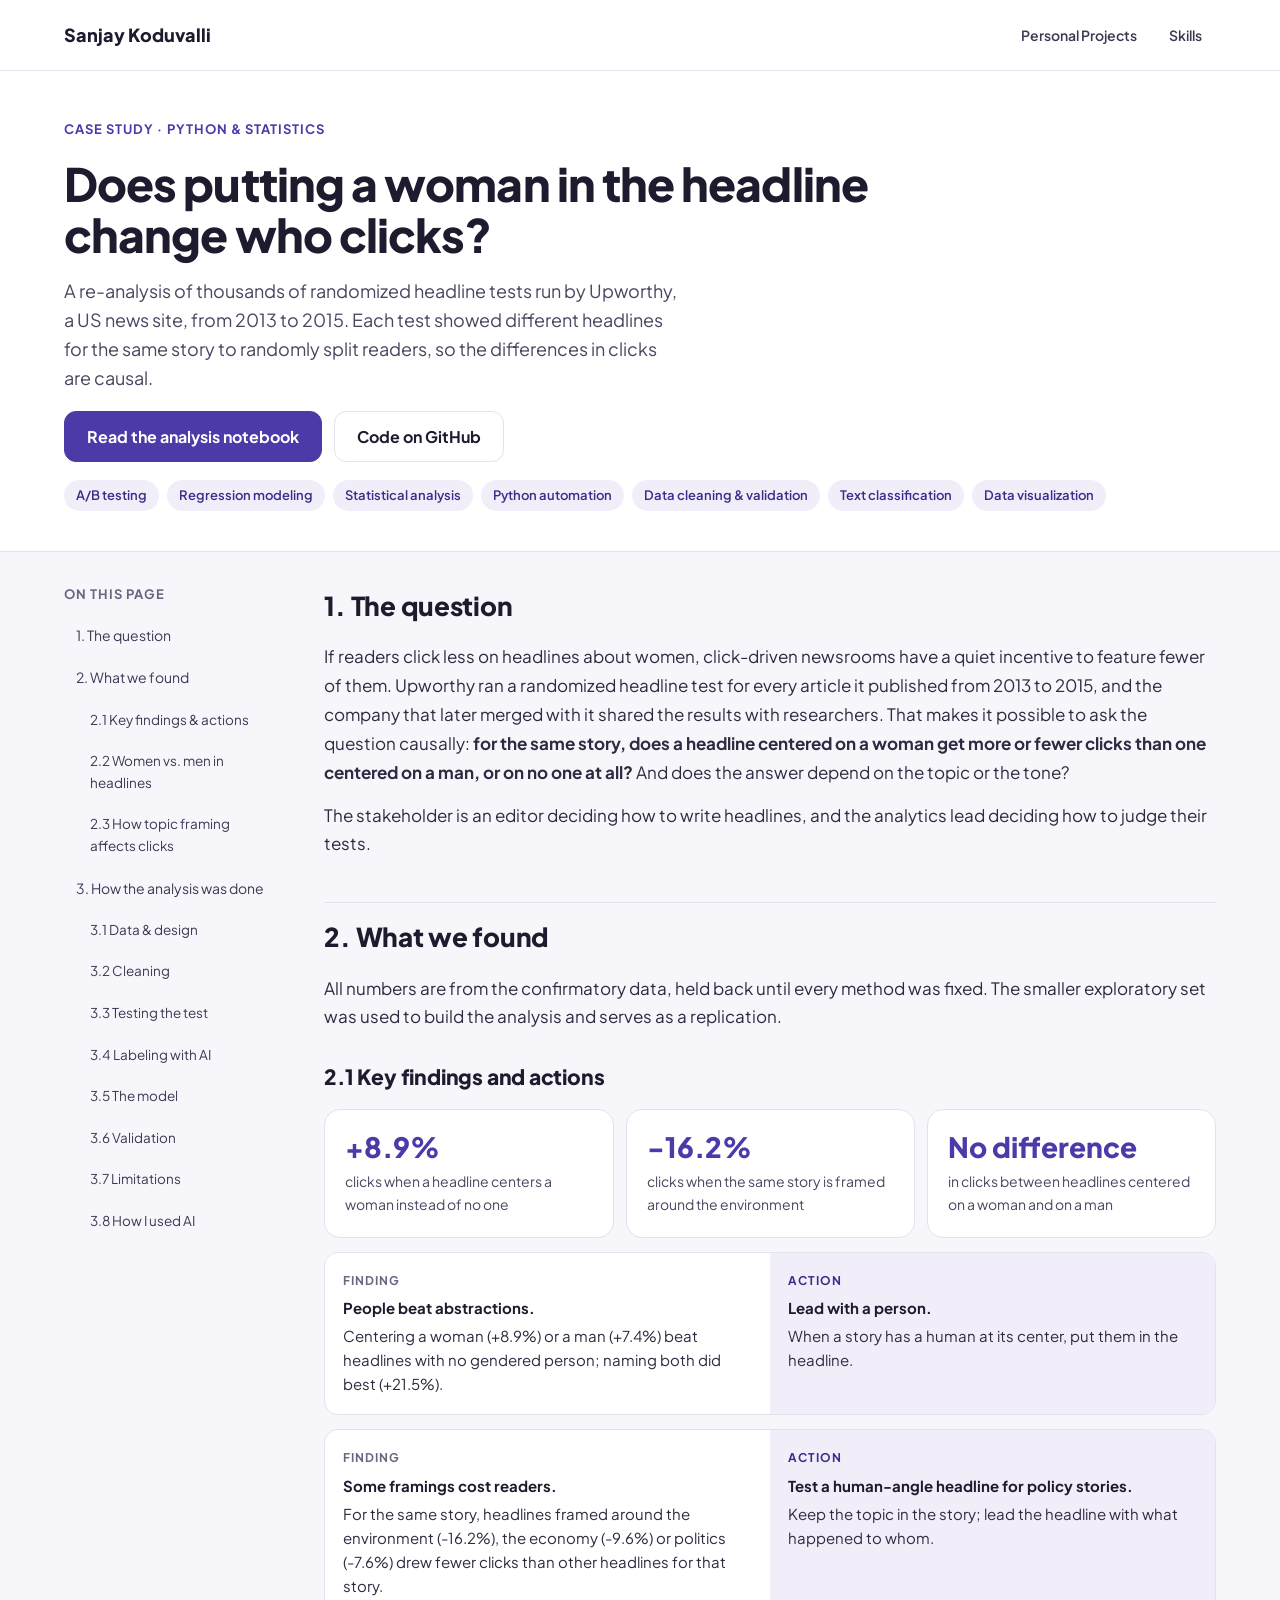
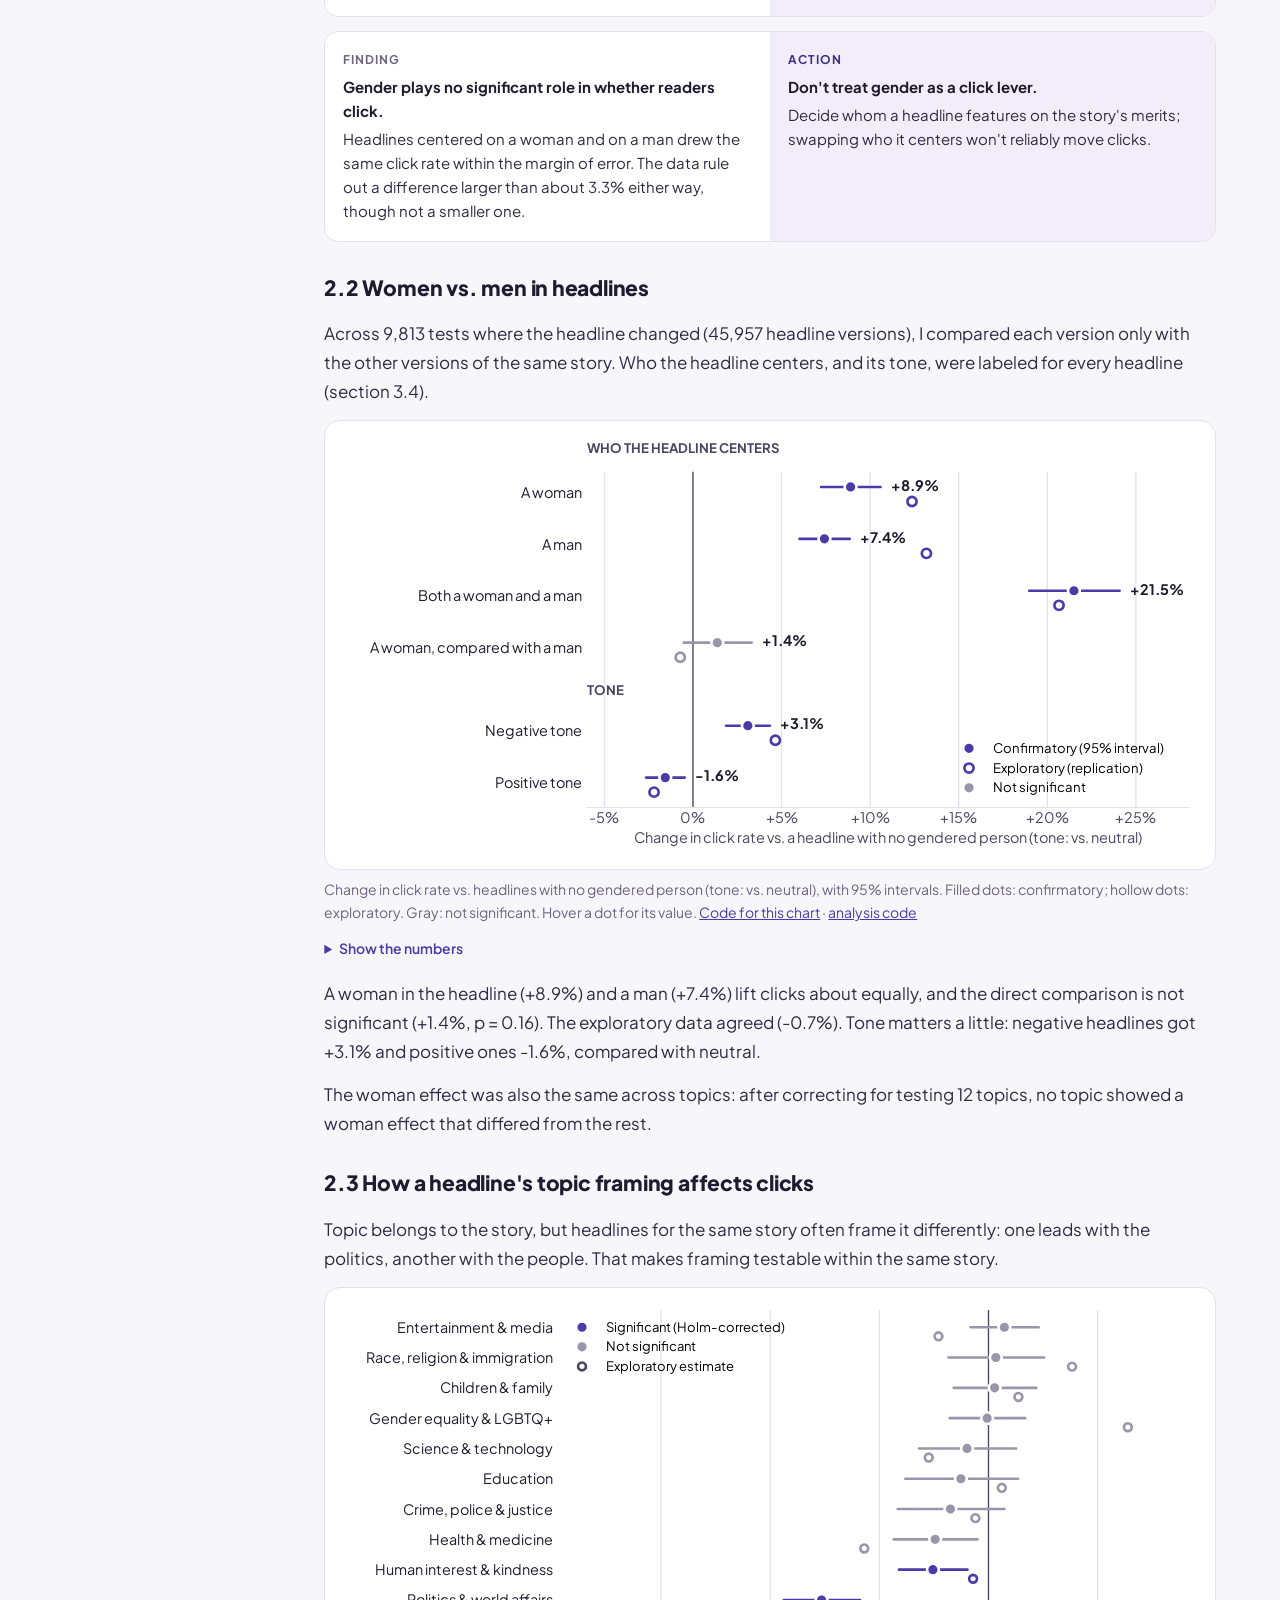
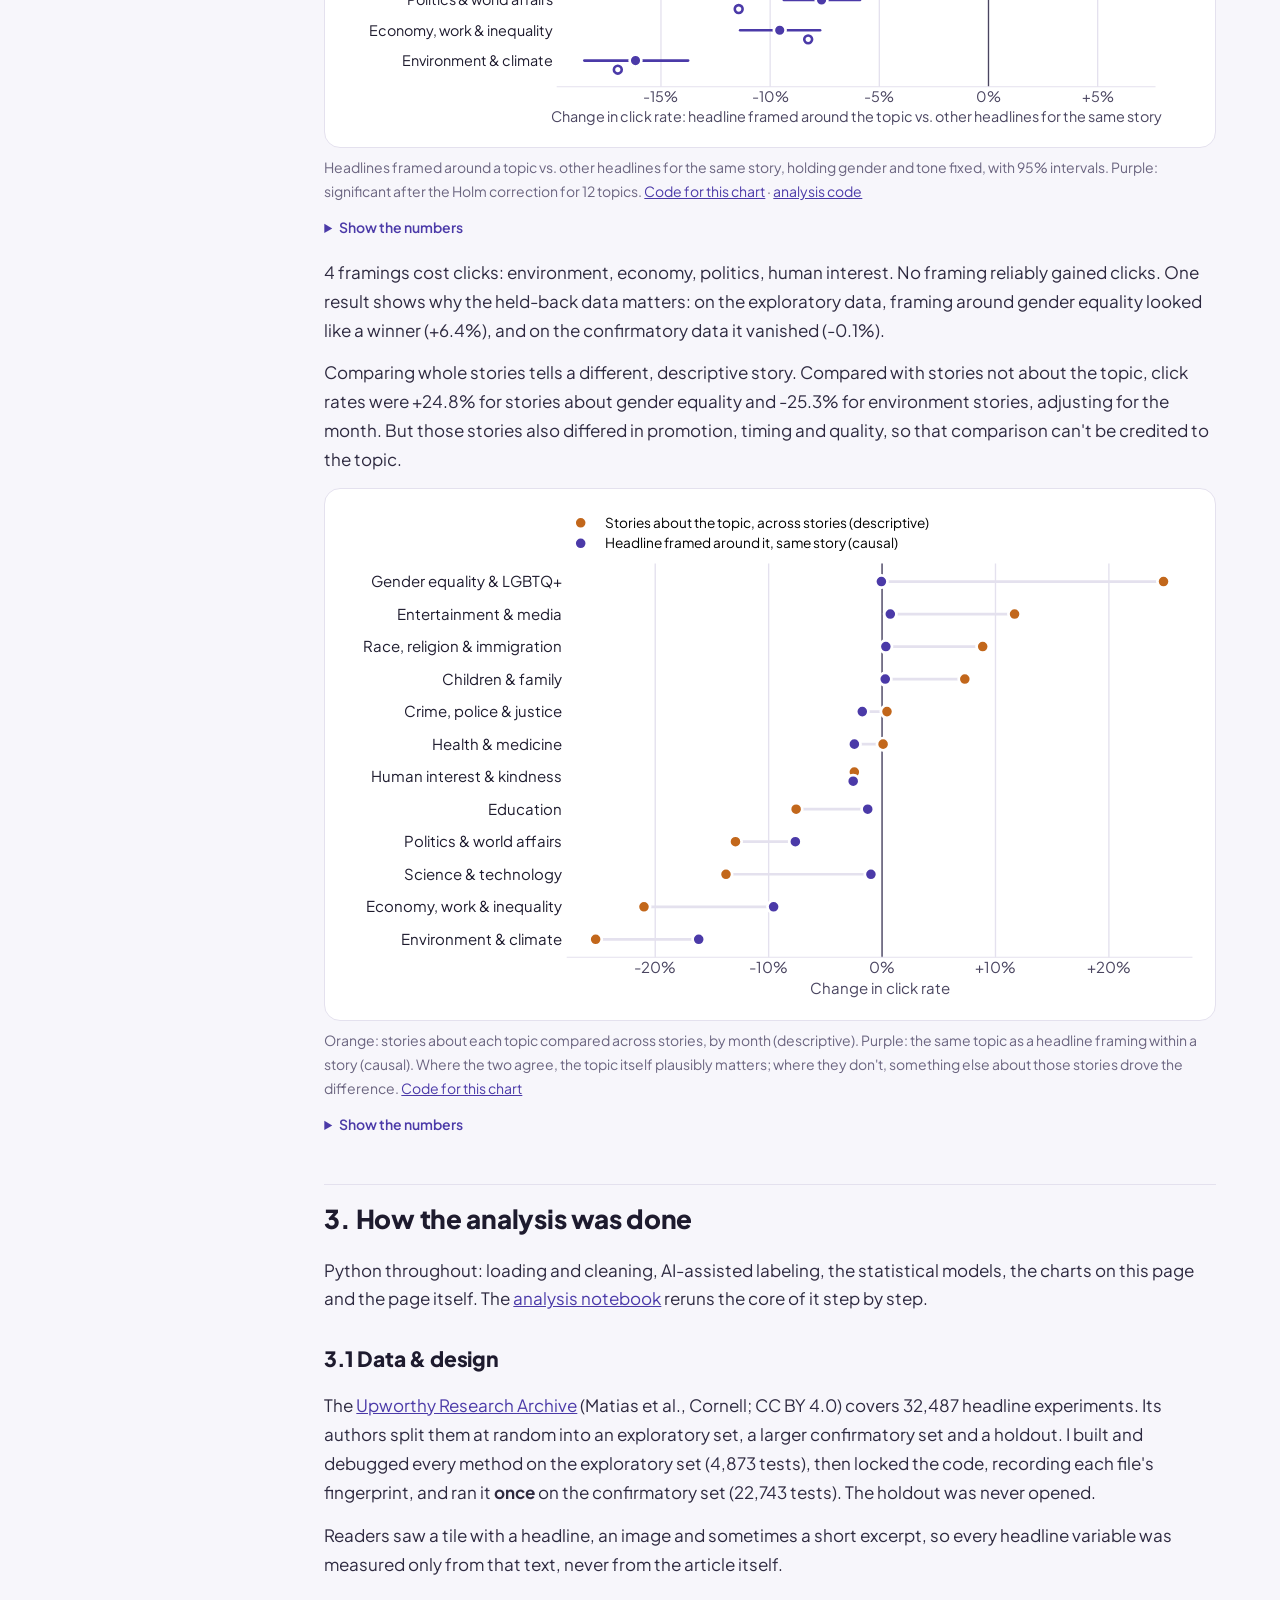
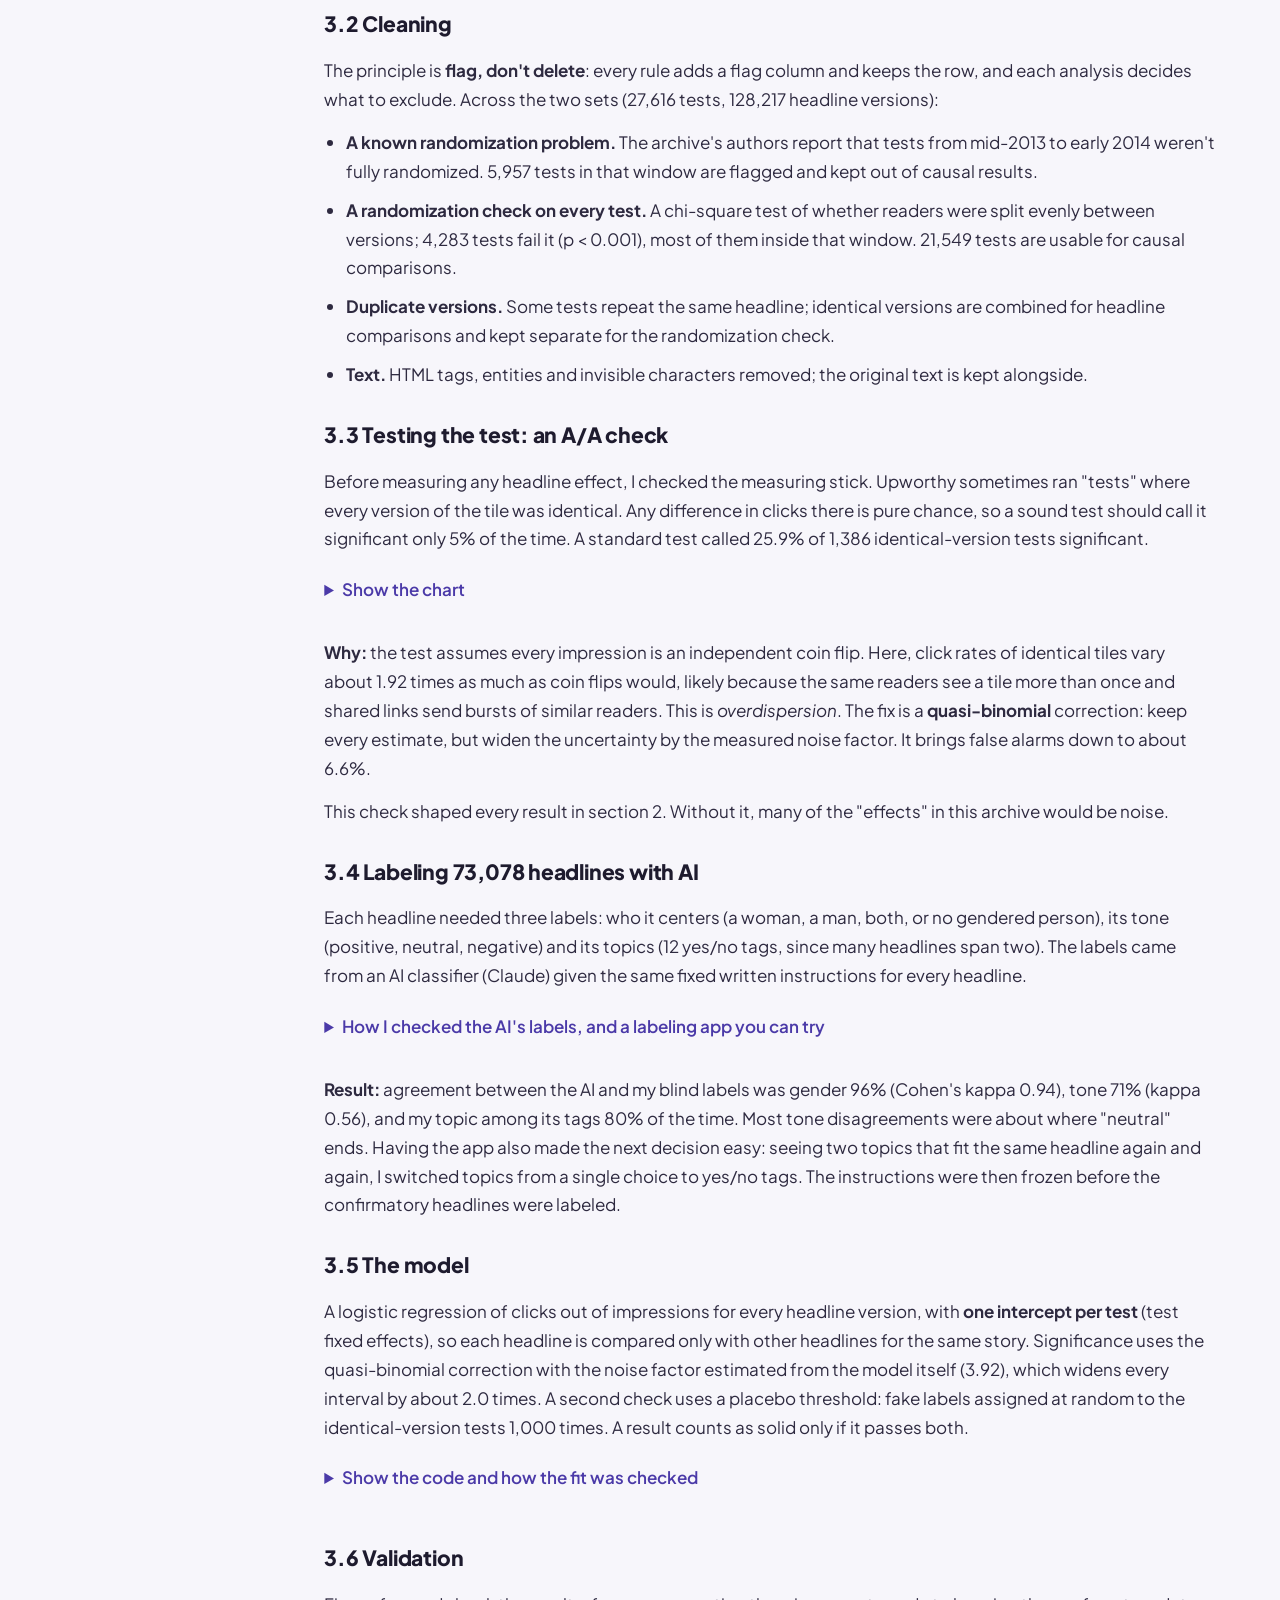
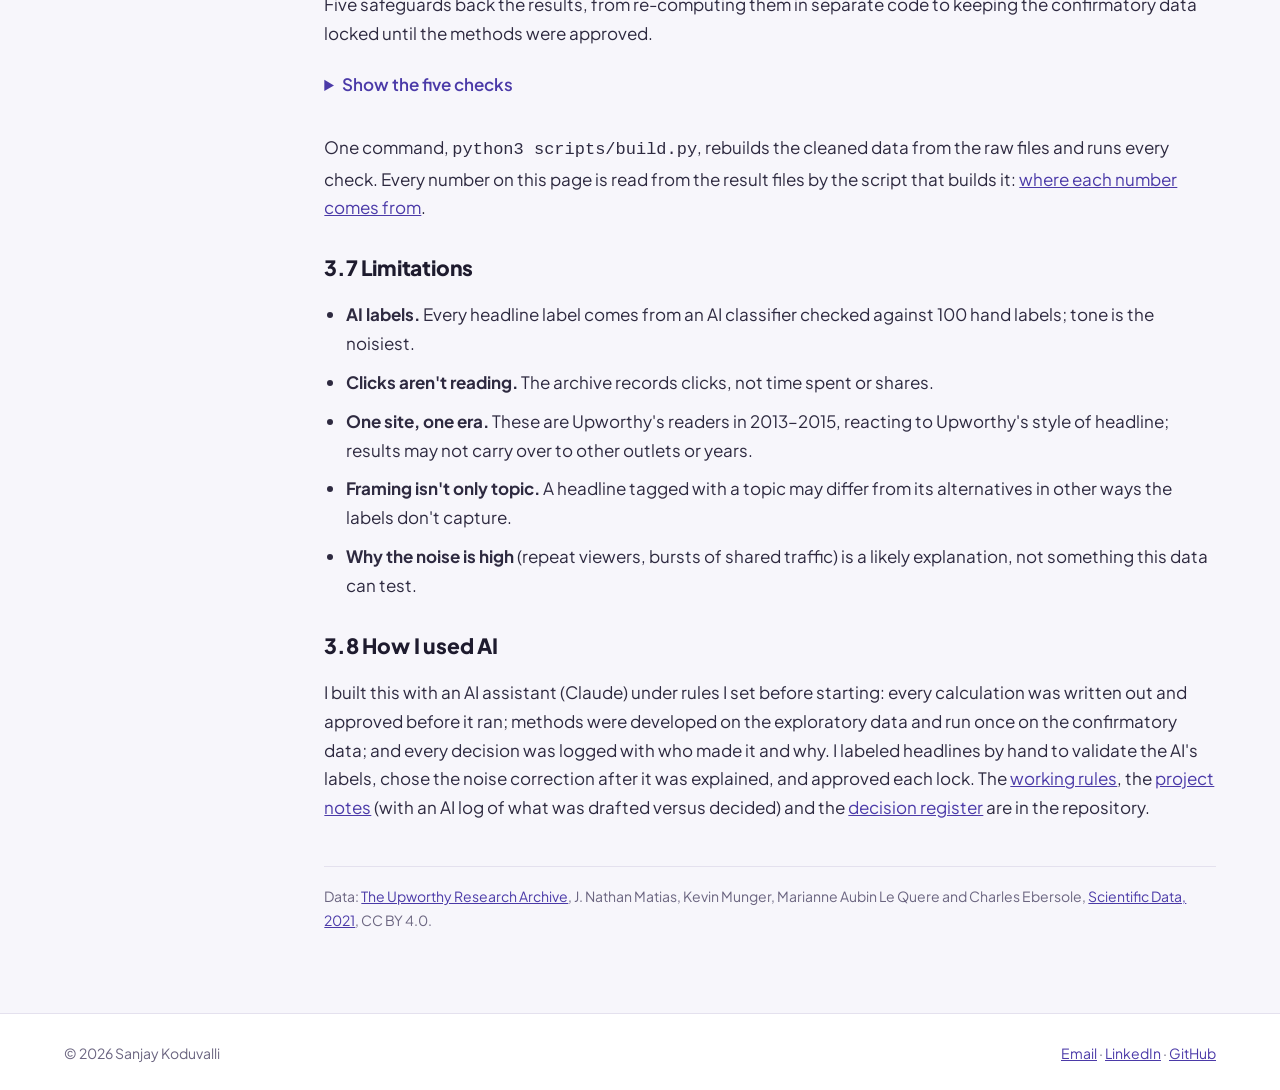
<file: index.html>
<!doctype html>
<html lang="en">
<head>
<meta charset="utf-8">
<meta name="viewport" content="width=device-width, initial-scale=1">
<title>Upworthy: Women in Headlines · Sanjay Koduvalli</title>
<meta name="description" content="Case study: does centering a woman in a headline change clicks? A re-analysis of thousands of randomized headline tests from the Upworthy Research Archive, in Python.">
<meta property="og:type" content="website">
<meta property="og:title" content="Upworthy: does a woman in the headline change clicks?">
<meta property="og:description" content="Case study: does centering a woman in a headline change clicks? A re-analysis of thousands of randomized headline tests from the Upworthy Research Archive, in Python.">
<meta property="og:url" content="https://sanjaykoduvalli.github.io/upworthy_headlines/">
<meta property="og:image" content="https://sanjaykoduvalli.github.io/assets/upworthy-headlines.png">
<meta name="twitter:card" content="summary_large_image">
<link rel="preconnect" href="https://fonts.googleapis.com">
<link rel="preconnect" href="https://fonts.gstatic.com" crossorigin>
<link rel="stylesheet" href="https://fonts.googleapis.com/css2?family=Plus+Jakarta+Sans:wght@400;500;600;700;800&family=JetBrains+Mono:wght@500&display=swap">
<link rel="stylesheet" href="assets/site.css">
<link rel="stylesheet" href="assets/case-study.css">
</head>
<body>
<!-- Generated by pipeline/05_report/build_case_study.py from the result files. Edit the template, not this file. -->
<a class="skip" href="#main">Skip to content</a>

<header class="site-header">
  <nav class="wrap" aria-label="Main">
    <a class="brand" href="https://sanjaykoduvalli.github.io/">Sanjay Koduvalli</a>
    <div class="nav-links">
      <a href="https://sanjaykoduvalli.github.io/#projects">Personal Projects</a>
      <a href="https://sanjaykoduvalli.github.io/#skills">Skills</a>
    </div>
  </nav>
</header>

<main id="main">
  <section class="cs-top">
    <div class="wrap">
      <p class="eyebrow">Case study · Python &amp; statistics</p>
      <h1>Does putting a woman in the headline change who clicks?</h1>
      <p class="lede">A re-analysis of thousands of randomized headline tests run by Upworthy, a US news site, from 2013 to 2015. Each test showed different headlines for the same story to randomly split readers, so the differences in clicks are causal.</p>
      <div class="btns">
        <a class="btn primary" href="https://github.com/SanjayKoduvalli/upworthy_headlines/blob/main/notebooks/walkthrough.ipynb">Read the analysis notebook</a>
        <a class="btn" href="https://github.com/SanjayKoduvalli/upworthy_headlines">Code on GitHub</a>
      </div>
      <div class="chips" aria-label="Skills shown">
        <span class="chip">A/B testing</span>
        <span class="chip">Regression modeling</span>
        <span class="chip">Statistical analysis</span>
        <span class="chip">Python automation</span>
        <span class="chip">Data cleaning &amp; validation</span>
        <span class="chip">Text classification</span>
        <span class="chip">Data visualization</span>
      </div>
    </div>
  </section>

  <div class="wrap cs-body">
    <nav class="toc" aria-label="On this page">
      <p class="label">On this page</p>
      <a href="#q">1. The question</a>
      <a href="#find">2. What we found</a>
      <a class="toc-2" href="#actions">2.1 Key findings &amp; actions</a>
      <a class="toc-2" href="#gender">2.2 Women vs. men in headlines</a>
      <a class="toc-2" href="#topic">2.3 How topic framing affects clicks</a>
      <a href="#how">3. How the analysis was done</a>
      <a class="toc-2" href="#data">3.1 Data &amp; design</a>
      <a class="toc-2" href="#clean">3.2 Cleaning</a>
      <a class="toc-2" href="#aa">3.3 Testing the test</a>
      <a class="toc-2" href="#labels">3.4 Labeling with AI</a>
      <a class="toc-2" href="#model">3.5 The model</a>
      <a class="toc-2" href="#valid">3.6 Validation</a>
      <a class="toc-2" href="#limits">3.7 Limitations</a>
      <a class="toc-2" href="#ai">3.8 How I used AI</a>
    </nav>

    <article class="cs-main">
<section id="q">
        <h2>1. The question</h2>
        <p>If readers click less on headlines about women, click-driven newsrooms have a quiet incentive to feature fewer of them. Upworthy ran a randomized headline test for every article it published from 2013 to 2015, and the company that later merged with it shared the results with researchers. That makes it possible to ask the question causally: <strong>for the same story, does a headline centered on a woman get more or fewer clicks than one centered on a man, or on no one at all?</strong> And does the answer depend on the topic or the tone?</p>
        <p>The stakeholder is an editor deciding how to write headlines, and the analytics lead deciding how to judge their tests.</p>
      </section>

      <section id="find">
        <h2>2. What we found</h2>
        <p>All numbers are from the confirmatory data, held back until every method was fixed. The smaller exploratory set was used to build the analysis and serves as a replication.</p>
      </section>

      <section id="actions" class="sub">
        <h3>2.1 Key findings and actions</h3>
        <div class="stats" aria-label="Key results">
          <div class="card stat"><b>+8.9%</b><span>clicks when a headline centers a woman instead of no one</span></div>
          <div class="card stat"><b>-16.2%</b><span>clicks when the same story is framed around the environment</span></div>
          <div class="card stat"><b>No difference</b><span>in clicks between headlines centered on a woman and on a man</span></div>
        </div>
        <div class="fa-list">
          <div class="card fa">
            <div><p class="label">Finding</p><strong>People beat abstractions.</strong> Centering a woman (+8.9%) or a man (+7.4%) beat headlines with no gendered person; naming both did best (+21.5%).</div>
            <div class="fa-act"><p class="label">Action</p><strong>Lead with a person.</strong> When a story has a human at its center, put them in the headline.</div>
          </div>
          <div class="card fa">
            <div><p class="label">Finding</p><strong>Some framings cost readers.</strong> For the same story, headlines framed around the environment (-16.2%), the economy (-9.6%) or politics (-7.6%) drew fewer clicks than other headlines for that story.</div>
            <div class="fa-act"><p class="label">Action</p><strong>Test a human-angle headline for policy stories.</strong> Keep the topic in the story; lead the headline with what happened to whom.</div>
          </div>
          <div class="card fa">
            <div><p class="label">Finding</p><strong>Gender plays no significant role in whether readers click.</strong> Headlines centered on a woman and on a man drew the same click rate within the margin of error. The data rule out a difference larger than about 3.3% either way, though not a smaller one.</div>
            <div class="fa-act"><p class="label">Action</p><strong>Don't treat gender as a click lever.</strong> Decide whom a headline features on the story's merits; swapping who it centers won't reliably move clicks.</div>
          </div>
        </div>
      </section>

<section id="gender" class="sub">
        <h3>2.2 Women vs. men in headlines</h3>
        <p>Across 9,813 tests where the headline changed (45,957 headline versions), I compared each version only with the other versions of the same story. Who the headline centers, and its tone, were labeled for every headline (section 3.4).</p>
        <figure>
          <svg role="img" class="chart" xmlns:xlink="http://www.w3.org/1999/xlink"  viewBox="0 0 663.670079 327.759087" xmlns="http://www.w3.org/2000/svg" version="1.1">
 
 <defs>
  <style type="text/css">*{stroke-linejoin: round; stroke-linecap: butt}</style>
 </defs>
 <g id="figure_1">
  <g id="patch_1">
   <path d="M 0 327.759087 
L 663.670079 327.759087 
L 663.670079 0 
L 0 0 
z
" style="fill: #ffffff"/>
  </g>
  <g id="axes_1">
   <g id="patch_2">
    <path d="M 192.70625 287.458228 
L 650.26625 287.458228 
L 650.26625 32.434228 
L 192.70625 32.434228 
z
" style="fill: #ffffff"/>
   </g>
   <g id="matplotlib.axis_1">
    <g id="xtick_1">
     <g id="line2d_1">
      <path d="M 206.163897 287.458228 
L 206.163897 32.434228 
" clip-path="url(#p64071c4216)" style="fill: none; stroke: #e4e1ee; stroke-linecap: square"/>
     </g>
     <g id="line2d_2"/>
     <g id="text_1">
      <text style="font-size: 11px; font-family: 'Plus Jakarta Sans', 'DejaVu Sans', sans-serif; text-anchor: middle; fill: #4a4560" x="206.163897" y="299.31565" transform="rotate(-0 206.163897 299.31565)">-5%</text>
     </g>
    </g>
    <g id="xtick_2">
     <g id="line2d_3">
      <path d="M 273.452132 287.458228 
L 273.452132 32.434228 
" clip-path="url(#p64071c4216)" style="fill: none; stroke: #e4e1ee; stroke-linecap: square"/>
     </g>
     <g id="line2d_4"/>
     <g id="text_2">
      <text style="font-size: 11px; font-family: 'Plus Jakarta Sans', 'DejaVu Sans', sans-serif; text-anchor: middle; fill: #4a4560" x="273.452132" y="299.31565" transform="rotate(-0 273.452132 299.31565)">0%</text>
     </g>
    </g>
    <g id="xtick_3">
     <g id="line2d_5">
      <path d="M 340.740368 287.458228 
L 340.740368 32.434228 
" clip-path="url(#p64071c4216)" style="fill: none; stroke: #e4e1ee; stroke-linecap: square"/>
     </g>
     <g id="line2d_6"/>
     <g id="text_3">
      <text style="font-size: 11px; font-family: 'Plus Jakarta Sans', 'DejaVu Sans', sans-serif; text-anchor: middle; fill: #4a4560" x="340.740368" y="299.31565" transform="rotate(-0 340.740368 299.31565)">+5%</text>
     </g>
    </g>
    <g id="xtick_4">
     <g id="line2d_7">
      <path d="M 408.028603 287.458228 
L 408.028603 32.434228 
" clip-path="url(#p64071c4216)" style="fill: none; stroke: #e4e1ee; stroke-linecap: square"/>
     </g>
     <g id="line2d_8"/>
     <g id="text_4">
      <text style="font-size: 11px; font-family: 'Plus Jakarta Sans', 'DejaVu Sans', sans-serif; text-anchor: middle; fill: #4a4560" x="408.028603" y="299.31565" transform="rotate(-0 408.028603 299.31565)">+10%</text>
     </g>
    </g>
    <g id="xtick_5">
     <g id="line2d_9">
      <path d="M 475.316838 287.458228 
L 475.316838 32.434228 
" clip-path="url(#p64071c4216)" style="fill: none; stroke: #e4e1ee; stroke-linecap: square"/>
     </g>
     <g id="line2d_10"/>
     <g id="text_5">
      <text style="font-size: 11px; font-family: 'Plus Jakarta Sans', 'DejaVu Sans', sans-serif; text-anchor: middle; fill: #4a4560" x="475.316838" y="299.31565" transform="rotate(-0 475.316838 299.31565)">+15%</text>
     </g>
    </g>
    <g id="xtick_6">
     <g id="line2d_11">
      <path d="M 542.605074 287.458228 
L 542.605074 32.434228 
" clip-path="url(#p64071c4216)" style="fill: none; stroke: #e4e1ee; stroke-linecap: square"/>
     </g>
     <g id="line2d_12"/>
     <g id="text_6">
      <text style="font-size: 11px; font-family: 'Plus Jakarta Sans', 'DejaVu Sans', sans-serif; text-anchor: middle; fill: #4a4560" x="542.605074" y="299.31565" transform="rotate(-0 542.605074 299.31565)">+20%</text>
     </g>
    </g>
    <g id="xtick_7">
     <g id="line2d_13">
      <path d="M 609.893309 287.458228 
L 609.893309 32.434228 
" clip-path="url(#p64071c4216)" style="fill: none; stroke: #e4e1ee; stroke-linecap: square"/>
     </g>
     <g id="line2d_14"/>
     <g id="text_7">
      <text style="font-size: 11px; font-family: 'Plus Jakarta Sans', 'DejaVu Sans', sans-serif; text-anchor: middle; fill: #4a4560" x="609.893309" y="299.31565" transform="rotate(-0 609.893309 299.31565)">+25%</text>
     </g>
    </g>
    <g id="text_8">
     <text style="font-size: 11px; font-family: 'Plus Jakarta Sans', 'DejaVu Sans', sans-serif; text-anchor: middle; fill: #4a4560" x="421.48625" y="314.316509" transform="rotate(-0 421.48625 314.316509)">Change in click rate vs. a headline with no gendered person (tone: vs. neutral)</text>
    </g>
   </g>
   <g id="matplotlib.axis_2">
    <g id="ytick_1">
     <g id="line2d_15"/>
     <g id="text_9">
      <text style="font-size: 11px; font-family: 'Plus Jakarta Sans', 'DejaVu Sans', sans-serif; text-anchor: end; fill: #1e1b2e" x="189.20625" y="52.147796" transform="rotate(-0 189.20625 52.147796)">A woman</text>
     </g>
    </g>
    <g id="ytick_2">
     <g id="line2d_16"/>
     <g id="text_10">
      <text style="font-size: 11px; font-family: 'Plus Jakarta Sans', 'DejaVu Sans', sans-serif; text-anchor: end; fill: #1e1b2e" x="189.20625" y="91.576367" transform="rotate(-0 189.20625 91.576367)">A man</text>
     </g>
    </g>
    <g id="ytick_3">
     <g id="line2d_17"/>
     <g id="text_11">
      <text style="font-size: 11px; font-family: 'Plus Jakarta Sans', 'DejaVu Sans', sans-serif; text-anchor: end; fill: #1e1b2e" x="189.20625" y="131.005368" transform="rotate(-0 189.20625 131.005368)">Both a woman and a man</text>
     </g>
    </g>
    <g id="ytick_4">
     <g id="line2d_18"/>
     <g id="text_12">
      <text style="font-size: 11px; font-family: 'Plus Jakarta Sans', 'DejaVu Sans', sans-serif; text-anchor: end; fill: #1e1b2e" x="189.20625" y="170.43394" transform="rotate(-0 189.20625 170.43394)">A woman, compared with a man</text>
     </g>
    </g>
    <g id="ytick_5">
     <g id="line2d_19"/>
     <g id="text_13">
      <text style="font-size: 11px; font-family: 'Plus Jakarta Sans', 'DejaVu Sans', sans-serif; text-anchor: end; fill: #1e1b2e" x="189.20625" y="233.519654" transform="rotate(-0 189.20625 233.519654)">Negative tone</text>
     </g>
    </g>
    <g id="ytick_6">
     <g id="line2d_20"/>
     <g id="text_14">
      <text style="font-size: 11px; font-family: 'Plus Jakarta Sans', 'DejaVu Sans', sans-serif; text-anchor: end; fill: #1e1b2e" x="189.20625" y="272.948225" transform="rotate(-0 189.20625 272.948225)">Positive tone</text>
     </g>
    </g>
   </g>
   <g id="line2d_21">
    <path d="M 273.452132 287.458228 
L 273.452132 32.434228 
" clip-path="url(#p64071c4216)" style="fill: none; stroke: #4a4560; stroke-linecap: square"/>
   </g>
   <g id="f1-0-ci">
    <path d="M 370.758493 44.026228 
L 415.924679 44.026228 
" clip-path="url(#p64071c4216)" style="fill: none; stroke: #4b3aa8; stroke-width: 2; stroke-linecap: round"/>
   </g>
   <g id="f1-2-ci">
    <path d="M 354.379713 83.454799 
L 392.502514 83.454799 
" clip-path="url(#p64071c4216)" style="fill: none; stroke: #4b3aa8; stroke-width: 2; stroke-linecap: round"/>
   </g>
   <g id="f1-4-ci">
    <path d="M 528.842824 122.883371 
L 597.491017 122.883371 
" clip-path="url(#p64071c4216)" style="fill: none; stroke: #4b3aa8; stroke-width: 2; stroke-linecap: round"/>
   </g>
   <g id="f1-6-ci">
    <path d="M 266.399843 162.311942 
L 317.952939 162.311942 
" clip-path="url(#p64071c4216)" style="fill: none; stroke: #9a95ab; stroke-width: 2; stroke-linecap: round"/>
   </g>
   <g id="f1-8-ci">
    <path d="M 298.603667 225.397656 
L 331.8529 225.397656 
" clip-path="url(#p64071c4216)" style="fill: none; stroke: #4b3aa8; stroke-width: 2; stroke-linecap: round"/>
   </g>
   <g id="f1-10-ci">
    <path d="M 237.825357 264.826228 
L 267.155467 264.826228 
" clip-path="url(#p64071c4216)" style="fill: none; stroke: #4b3aa8; stroke-width: 2; stroke-linecap: round"/>
   </g>
   <g id="line2d_22"/>
   <g id="line2d_23"/>
   <g id="line2d_24"/>
   <g id="patch_3">
    <path d="M 192.70625 287.458228 
L 650.26625 287.458228 
" style="fill: none; stroke: #e4e1ee; stroke-width: 0.8; stroke-linejoin: miter; stroke-linecap: square"/>
   </g>
   <g id="f1-0"><title>A woman: +8.9% (95% interval +7.2% to +10.6%), confirmatory</title>
    <defs>
     <path id="m0147b25434" d="M 0 4.5 
C 1.193414 4.5 2.338109 4.025852 3.181981 3.181981 
C 4.025852 2.338109 4.5 1.193414 4.5 0 
C 4.5 -1.193414 4.025852 -2.338109 3.181981 -3.181981 
C 2.338109 -4.025852 1.193414 -4.5 0 -4.5 
C -1.193414 -4.5 -2.338109 -4.025852 -3.181981 -3.181981 
C -4.025852 -2.338109 -4.5 -1.193414 -4.5 0 
C -4.5 1.193414 -4.025852 2.338109 -3.181981 3.181981 
C -2.338109 4.025852 -1.193414 4.5 0 4.5 
z
" style="stroke: #ffffff; stroke-width: 2"/>
    </defs>
    <g clip-path="url(#p64071c4216)">
     <use xlink:href="#m0147b25434" x="393.167593" y="44.026228" style="fill: #4b3aa8; stroke: #ffffff; stroke-width: 2"/>
    </g>
   </g>
   <g id="f1-1"><title>A woman: +12.4%, exploratory (replication)</title>
    <defs>
     <path id="me0b2367060" d="M 0 3.5 
C 0.928211 3.5 1.81853 3.131218 2.474874 2.474874 
C 3.131218 1.81853 3.5 0.928211 3.5 0 
C 3.5 -0.928211 3.131218 -1.81853 2.474874 -2.474874 
C 1.81853 -3.131218 0.928211 -3.5 0 -3.5 
C -0.928211 -3.5 -1.81853 -3.131218 -2.474874 -2.474874 
C -3.131218 -1.81853 -3.5 -0.928211 -3.5 0 
C -3.5 0.928211 -3.131218 1.81853 -2.474874 2.474874 
C -1.81853 3.131218 -0.928211 3.5 0 3.5 
z
" style="stroke: #4b3aa8; stroke-width: 2"/>
    </defs>
    <g clip-path="url(#p64071c4216)">
     <use xlink:href="#me0b2367060" x="439.831811" y="55.066228" style="fill: #ffffff; stroke: #4b3aa8; stroke-width: 2"/>
    </g>
   </g>
   <g id="text_15">
    <text style="font-weight: 700; font-size: 11px; font-family: 'Plus Jakarta Sans', 'DejaVu Sans', sans-serif; text-anchor: start; fill: #1e1b2e" x="423.924679" y="46.88365" transform="rotate(-0 423.924679 46.88365)">+8.9%</text>
   </g>
   <g id="f1-2"><title>A man: +7.4% (95% interval +6.0% to +8.8%), confirmatory</title>
    <g clip-path="url(#p64071c4216)">
     <use xlink:href="#m0147b25434" x="373.315452" y="83.454799" style="fill: #4b3aa8; stroke: #ffffff; stroke-width: 2"/>
    </g>
   </g>
   <g id="f1-3"><title>A man: +13.2%, exploratory (replication)</title>
    <g clip-path="url(#p64071c4216)">
     <use xlink:href="#me0b2367060" x="450.784563" y="94.494799" style="fill: #ffffff; stroke: #4b3aa8; stroke-width: 2"/>
    </g>
   </g>
   <g id="text_16">
    <text style="font-weight: 700; font-size: 11px; font-family: 'Plus Jakarta Sans', 'DejaVu Sans', sans-serif; text-anchor: start; fill: #1e1b2e" x="400.502514" y="86.312221" transform="rotate(-0 400.502514 86.312221)">+7.4%</text>
   </g>
   <g id="f1-4"><title>Both a woman and a man: +21.5% (95% interval +19.0% to +24.1%), confirmatory</title>
    <g clip-path="url(#p64071c4216)">
     <use xlink:href="#m0147b25434" x="562.806698" y="122.883371" style="fill: #4b3aa8; stroke: #ffffff; stroke-width: 2"/>
    </g>
   </g>
   <g id="f1-5"><title>Both a woman and a man: +20.7%, exploratory (replication)</title>
    <g clip-path="url(#p64071c4216)">
     <use xlink:href="#me0b2367060" x="551.508426" y="133.923371" style="fill: #ffffff; stroke: #4b3aa8; stroke-width: 2"/>
    </g>
   </g>
   <g id="text_17">
    <text style="font-weight: 700; font-size: 11px; font-family: 'Plus Jakarta Sans', 'DejaVu Sans', sans-serif; text-anchor: start; fill: #1e1b2e" x="605.491017" y="125.740792" transform="rotate(-0 605.491017 125.740792)">+21.5%</text>
   </g>
   <g id="f1-6"><title>A woman, compared with a man: +1.4% (95% interval -0.5% to +3.3%), confirmatory</title>
    <defs>
     <path id="me65dacc61e" d="M 0 4.5 
C 1.193414 4.5 2.338109 4.025852 3.181981 3.181981 
C 4.025852 2.338109 4.5 1.193414 4.5 0 
C 4.5 -1.193414 4.025852 -2.338109 3.181981 -3.181981 
C 2.338109 -4.025852 1.193414 -4.5 0 -4.5 
C -1.193414 -4.5 -2.338109 -4.025852 -3.181981 -3.181981 
C -4.025852 -2.338109 -4.5 -1.193414 -4.5 0 
C -4.5 1.193414 -4.025852 2.338109 -3.181981 3.181981 
C -2.338109 4.025852 -1.193414 4.5 0 4.5 
z
" style="stroke: #ffffff; stroke-width: 2"/>
    </defs>
    <g clip-path="url(#p64071c4216)">
     <use xlink:href="#me65dacc61e" x="291.932897" y="162.311942" style="fill: #9a95ab; stroke: #ffffff; stroke-width: 2"/>
    </g>
   </g>
   <g id="f1-7"><title>A woman, compared with a man: -0.7%, exploratory (replication)</title>
    <defs>
     <path id="m95b4b5f8ed" d="M 0 3.5 
C 0.928211 3.5 1.81853 3.131218 2.474874 2.474874 
C 3.131218 1.81853 3.5 0.928211 3.5 0 
C 3.5 -0.928211 3.131218 -1.81853 2.474874 -2.474874 
C 1.81853 -3.131218 0.928211 -3.5 0 -3.5 
C -0.928211 -3.5 -1.81853 -3.131218 -2.474874 -2.474874 
C -3.131218 -1.81853 -3.5 -0.928211 -3.5 0 
C -3.5 0.928211 -3.131218 1.81853 -2.474874 2.474874 
C -1.81853 3.131218 -0.928211 3.5 0 3.5 
z
" style="stroke: #9a95ab; stroke-width: 2"/>
    </defs>
    <g clip-path="url(#p64071c4216)">
     <use xlink:href="#m95b4b5f8ed" x="263.774597" y="173.351942" style="fill: #ffffff; stroke: #9a95ab; stroke-width: 2"/>
    </g>
   </g>
   <g id="text_18">
    <text style="font-weight: 700; font-size: 11px; font-family: 'Plus Jakarta Sans', 'DejaVu Sans', sans-serif; text-anchor: start; fill: #1e1b2e" x="325.952939" y="165.169364" transform="rotate(-0 325.952939 165.169364)">+1.4%</text>
   </g>
   <g id="f1-8"><title>Negative tone: +3.1% (95% interval +1.9% to +4.3%), confirmatory</title>
    <g clip-path="url(#p64071c4216)">
     <use xlink:href="#m0147b25434" x="315.128687" y="225.397656" style="fill: #4b3aa8; stroke: #ffffff; stroke-width: 2"/>
    </g>
   </g>
   <g id="f1-9"><title>Negative tone: +4.7%, exploratory (replication)</title>
    <g clip-path="url(#p64071c4216)">
     <use xlink:href="#me0b2367060" x="336.034194" y="236.437656" style="fill: #ffffff; stroke: #4b3aa8; stroke-width: 2"/>
    </g>
   </g>
   <g id="text_19">
    <text style="font-weight: 700; font-size: 11px; font-family: 'Plus Jakarta Sans', 'DejaVu Sans', sans-serif; text-anchor: start; fill: #1e1b2e" x="339.8529" y="228.255078" transform="rotate(-0 339.8529 228.255078)">+3.1%</text>
   </g>
   <g id="f1-10"><title>Positive tone: -1.6% (95% interval -2.6% to -0.5%), confirmatory</title>
    <g clip-path="url(#p64071c4216)">
     <use xlink:href="#m0147b25434" x="252.409242" y="264.826228" style="fill: #4b3aa8; stroke: #ffffff; stroke-width: 2"/>
    </g>
   </g>
   <g id="f1-11"><title>Positive tone: -2.2%, exploratory (replication)</title>
    <g clip-path="url(#p64071c4216)">
     <use xlink:href="#me0b2367060" x="243.872086" y="275.866228" style="fill: #ffffff; stroke: #4b3aa8; stroke-width: 2"/>
    </g>
   </g>
   <g id="text_20">
    <text style="font-weight: 700; font-size: 11px; font-family: 'Plus Jakarta Sans', 'DejaVu Sans', sans-serif; text-anchor: start; fill: #1e1b2e" x="275.155467" y="267.68365" transform="rotate(-0 275.155467 267.68365)">-1.6%</text>
   </g>
   <g id="text_21">
    <text style="font-weight: 700; font-size: 10px; font-family: 'Plus Jakarta Sans', 'DejaVu Sans', sans-serif; text-anchor: start; fill: #4a4560" x="192.70625" y="18.397656" transform="rotate(-0 192.70625 18.397656)">WHO THE HEADLINE CENTERS</text>
   </g>
   <g id="text_22">
    <text style="font-weight: 700; font-size: 10px; font-family: 'Plus Jakarta Sans', 'DejaVu Sans', sans-serif; text-anchor: start; fill: #4a4560" x="192.70625" y="201.740513" transform="rotate(-0 192.70625 201.740513)">TONE</text>
   </g>
   <g id="legend_1">
    <g id="line2d_25">
     <g>
      <use xlink:href="#m0147b25434" x="483.144375" y="242.554321" style="fill: #4b3aa8; stroke: #ffffff; stroke-width: 2"/>
     </g>
    </g>
    <g id="text_23">
     <text style="font-size: 10px; font-family: 'Plus Jakarta Sans', 'DejaVu Sans', sans-serif; text-anchor: start" x="501.144375" y="246.054321" transform="rotate(-0 501.144375 246.054321)">Confirmatory (95% interval)</text>
    </g>
    <g id="line2d_26">
     <g>
      <use xlink:href="#me0b2367060" x="483.144375" y="257.555103" style="fill: #ffffff; stroke: #4b3aa8; stroke-width: 2"/>
     </g>
    </g>
    <g id="text_24">
     <text style="font-size: 10px; font-family: 'Plus Jakarta Sans', 'DejaVu Sans', sans-serif; text-anchor: start" x="501.144375" y="261.055103" transform="rotate(-0 501.144375 261.055103)">Exploratory (replication)</text>
    </g>
    <g id="line2d_27">
     <g>
      <use xlink:href="#me65dacc61e" x="483.144375" y="272.555884" style="fill: #9a95ab; stroke: #ffffff; stroke-width: 2"/>
     </g>
    </g>
    <g id="text_25">
     <text style="font-size: 10px; font-family: 'Plus Jakarta Sans', 'DejaVu Sans', sans-serif; text-anchor: start" x="501.144375" y="276.055884" transform="rotate(-0 501.144375 276.055884)">Not significant</text>
    </g>
   </g>
  </g>
 </g>
 <defs>
  <clipPath id="p64071c4216">
   <rect x="192.70625" y="32.434228" width="457.56" height="255.024"/>
  </clipPath>
 </defs>
</svg>

          <figcaption>Change in click rate vs. headlines with no gendered person (tone: vs. neutral), with 95% intervals. Filled dots: confirmatory; hollow dots: exploratory. Gray: not significant. Hover a dot for its value. <a href="https://github.com/SanjayKoduvalli/upworthy_headlines/blob/main/pipeline/05_report/figures.py">Code for this chart</a> · <a href="https://github.com/SanjayKoduvalli/upworthy_headlines/blob/main/pipeline/04_analysis/main_effects.py">analysis code</a></figcaption>
          <details><summary>Show the numbers</summary><div class="tbl"><table><thead><tr><th>Headline</th><th>Confirmatory</th><th>95% interval</th><th>p</th><th>Exploratory</th></tr></thead><tbody><tr><td>A woman</td><td>+8.9%</td><td>+7.2% to +10.6%</td><td>&lt; 0.001</td><td>+12.4%</td></tr><tr><td>A man</td><td>+7.4%</td><td>+6.0% to +8.8%</td><td>&lt; 0.001</td><td>+13.2%</td></tr><tr><td>Both</td><td>+21.5%</td><td>+19.0% to +24.1%</td><td>&lt; 0.001</td><td>+20.7%</td></tr><tr><td>A woman vs. a man</td><td>+1.4%</td><td>-0.5% to +3.3%</td><td>0.157</td><td>-0.7%</td></tr><tr><td>Negative tone</td><td>+3.1%</td><td>+1.9% to +4.3%</td><td>&lt; 0.001</td><td>+4.7%</td></tr><tr><td>Positive tone</td><td>-1.6%</td><td>-2.6% to -0.5%</td><td>0.005</td><td>-2.2%</td></tr></tbody></table></div></details>
        </figure>
        <p>A woman in the headline (+8.9%) and a man (+7.4%) lift clicks about equally, and the direct comparison is not significant (+1.4%, p = 0.16). The exploratory data agreed (-0.7%). Tone matters a little: negative headlines got +3.1% and positive ones -1.6%, compared with neutral.</p>
        <p>The woman effect was also the same across topics: after correcting for testing 12 topics, no topic showed a woman effect that differed from the rest.</p>
      </section>

<section id="topic" class="sub">
        <h3>2.3 How a headline's topic framing affects clicks</h3>
        <p>Topic belongs to the story, but headlines for the same story often frame it differently: one leads with the politics, another with the people. That makes framing testable within the same story.</p>
        <figure>
          <svg role="img" class="chart" xmlns:xlink="http://www.w3.org/1999/xlink"  viewBox="0 0 668.665078 339.388859" xmlns="http://www.w3.org/2000/svg" version="1.1">
 
 <defs>
  <style type="text/css">*{stroke-linejoin: round; stroke-linecap: butt}</style>
 </defs>
 <g id="figure_1">
  <g id="patch_1">
   <path d="M 0 339.388859 
L 668.665078 339.388859 
L 668.665078 0 
L 0 0 
z
" style="fill: #ffffff"/>
  </g>
  <g id="axes_1">
   <g id="patch_2">
    <path d="M 171.579375 299.088 
L 629.139375 299.088 
L 629.139375 10.8 
L 171.579375 10.8 
z
" style="fill: #ffffff"/>
   </g>
   <g id="matplotlib.axis_1">
    <g id="xtick_1">
     <g id="line2d_1">
      <path d="M 251.010431 299.088 
L 251.010431 10.8 
" clip-path="url(#p00c5f4182f)" style="fill: none; stroke: #e4e1ee; stroke-linecap: square"/>
     </g>
     <g id="line2d_2"/>
     <g id="text_1">
      <text style="font-size: 11px; font-family: 'Plus Jakarta Sans', 'DejaVu Sans', sans-serif; text-anchor: middle; fill: #4a4560" x="251.010431" y="310.945422" transform="rotate(-0 251.010431 310.945422)">-15%</text>
     </g>
    </g>
    <g id="xtick_2">
     <g id="line2d_3">
      <path d="M 334.568324 299.088 
L 334.568324 10.8 
" clip-path="url(#p00c5f4182f)" style="fill: none; stroke: #e4e1ee; stroke-linecap: square"/>
     </g>
     <g id="line2d_4"/>
     <g id="text_2">
      <text style="font-size: 11px; font-family: 'Plus Jakarta Sans', 'DejaVu Sans', sans-serif; text-anchor: middle; fill: #4a4560" x="334.568324" y="310.945422" transform="rotate(-0 334.568324 310.945422)">-10%</text>
     </g>
    </g>
    <g id="xtick_3">
     <g id="line2d_5">
      <path d="M 418.126217 299.088 
L 418.126217 10.8 
" clip-path="url(#p00c5f4182f)" style="fill: none; stroke: #e4e1ee; stroke-linecap: square"/>
     </g>
     <g id="line2d_6"/>
     <g id="text_3">
      <text style="font-size: 11px; font-family: 'Plus Jakarta Sans', 'DejaVu Sans', sans-serif; text-anchor: middle; fill: #4a4560" x="418.126217" y="310.945422" transform="rotate(-0 418.126217 310.945422)">-5%</text>
     </g>
    </g>
    <g id="xtick_4">
     <g id="line2d_7">
      <path d="M 501.68411 299.088 
L 501.68411 10.8 
" clip-path="url(#p00c5f4182f)" style="fill: none; stroke: #e4e1ee; stroke-linecap: square"/>
     </g>
     <g id="line2d_8"/>
     <g id="text_4">
      <text style="font-size: 11px; font-family: 'Plus Jakarta Sans', 'DejaVu Sans', sans-serif; text-anchor: middle; fill: #4a4560" x="501.68411" y="310.945422" transform="rotate(-0 501.68411 310.945422)">0%</text>
     </g>
    </g>
    <g id="xtick_5">
     <g id="line2d_9">
      <path d="M 585.242003 299.088 
L 585.242003 10.8 
" clip-path="url(#p00c5f4182f)" style="fill: none; stroke: #e4e1ee; stroke-linecap: square"/>
     </g>
     <g id="line2d_10"/>
     <g id="text_5">
      <text style="font-size: 11px; font-family: 'Plus Jakarta Sans', 'DejaVu Sans', sans-serif; text-anchor: middle; fill: #4a4560" x="585.242003" y="310.945422" transform="rotate(-0 585.242003 310.945422)">+5%</text>
     </g>
    </g>
    <g id="text_6">
     <text style="font-size: 11px; font-family: 'Plus Jakarta Sans', 'DejaVu Sans', sans-serif; text-anchor: middle; fill: #4a4560" x="400.359375" y="325.946281" transform="rotate(-0 400.359375 325.946281)">Change in click rate: headline framed around the topic vs. other headlines for the same story</text>
    </g>
   </g>
   <g id="matplotlib.axis_2">
    <g id="ytick_1">
     <g id="line2d_11"/>
     <g id="text_7">
      <text style="font-size: 11px; font-family: 'Plus Jakarta Sans', 'DejaVu Sans', sans-serif; text-anchor: end; fill: #1e1b2e" x="168.079375" y="283.205265" transform="rotate(-0 168.079375 283.205265)">Environment &amp; climate</text>
     </g>
    </g>
    <g id="ytick_2">
     <g id="line2d_12"/>
     <g id="text_8">
      <text style="font-size: 11px; font-family: 'Plus Jakarta Sans', 'DejaVu Sans', sans-serif; text-anchor: end; fill: #1e1b2e" x="168.079375" y="260.012344" transform="rotate(-0 168.079375 260.012344)">Economy, work &amp; inequality</text>
     </g>
    </g>
    <g id="ytick_3">
     <g id="line2d_13"/>
     <g id="text_9">
      <text style="font-size: 11px; font-family: 'Plus Jakarta Sans', 'DejaVu Sans', sans-serif; text-anchor: end; fill: #1e1b2e" x="168.079375" y="236.819424" transform="rotate(-0 168.079375 236.819424)">Politics &amp; world affairs</text>
     </g>
    </g>
    <g id="ytick_4">
     <g id="line2d_14"/>
     <g id="text_10">
      <text style="font-size: 11px; font-family: 'Plus Jakarta Sans', 'DejaVu Sans', sans-serif; text-anchor: end; fill: #1e1b2e" x="168.079375" y="213.626503" transform="rotate(-0 168.079375 213.626503)">Human interest &amp; kindness</text>
     </g>
    </g>
    <g id="ytick_5">
     <g id="line2d_15"/>
     <g id="text_11">
      <text style="font-size: 11px; font-family: 'Plus Jakarta Sans', 'DejaVu Sans', sans-serif; text-anchor: end; fill: #1e1b2e" x="168.079375" y="190.433583" transform="rotate(-0 168.079375 190.433583)">Health &amp; medicine</text>
     </g>
    </g>
    <g id="ytick_6">
     <g id="line2d_16"/>
     <g id="text_12">
      <text style="font-size: 11px; font-family: 'Plus Jakarta Sans', 'DejaVu Sans', sans-serif; text-anchor: end; fill: #1e1b2e" x="168.079375" y="167.240663" transform="rotate(-0 168.079375 167.240663)">Crime, police &amp; justice</text>
     </g>
    </g>
    <g id="ytick_7">
     <g id="line2d_17"/>
     <g id="text_13">
      <text style="font-size: 11px; font-family: 'Plus Jakarta Sans', 'DejaVu Sans', sans-serif; text-anchor: end; fill: #1e1b2e" x="168.079375" y="144.047742" transform="rotate(-0 168.079375 144.047742)">Education</text>
     </g>
    </g>
    <g id="ytick_8">
     <g id="line2d_18"/>
     <g id="text_14">
      <text style="font-size: 11px; font-family: 'Plus Jakarta Sans', 'DejaVu Sans', sans-serif; text-anchor: end; fill: #1e1b2e" x="168.079375" y="120.854822" transform="rotate(-0 168.079375 120.854822)">Science &amp; technology</text>
     </g>
    </g>
    <g id="ytick_9">
     <g id="line2d_19"/>
     <g id="text_15">
      <text style="font-size: 11px; font-family: 'Plus Jakarta Sans', 'DejaVu Sans', sans-serif; text-anchor: end; fill: #1e1b2e" x="168.079375" y="97.661902" transform="rotate(-0 168.079375 97.661902)">Gender equality &amp; LGBTQ+</text>
     </g>
    </g>
    <g id="ytick_10">
     <g id="line2d_20"/>
     <g id="text_16">
      <text style="font-size: 11px; font-family: 'Plus Jakarta Sans', 'DejaVu Sans', sans-serif; text-anchor: end; fill: #1e1b2e" x="168.079375" y="74.468981" transform="rotate(-0 168.079375 74.468981)">Children &amp; family</text>
     </g>
    </g>
    <g id="ytick_11">
     <g id="line2d_21"/>
     <g id="text_17">
      <text style="font-size: 11px; font-family: 'Plus Jakarta Sans', 'DejaVu Sans', sans-serif; text-anchor: end; fill: #1e1b2e" x="168.079375" y="51.276061" transform="rotate(-0 168.079375 51.276061)">Race, religion &amp; immigration</text>
     </g>
    </g>
    <g id="ytick_12">
     <g id="line2d_22"/>
     <g id="text_18">
      <text style="font-size: 11px; font-family: 'Plus Jakarta Sans', 'DejaVu Sans', sans-serif; text-anchor: end; fill: #1e1b2e" x="168.079375" y="28.083141" transform="rotate(-0 168.079375 28.083141)">Entertainment &amp; media</text>
     </g>
    </g>
   </g>
   <g id="line2d_23">
    <path d="M 501.68411 299.088 
L 501.68411 10.8 
" clip-path="url(#p00c5f4182f)" style="fill: none; stroke: #4a4560; stroke-linecap: square"/>
   </g>
   <g id="f3-0-ci">
    <path d="M 192.377557 279.026124 
L 271.802514 279.026124 
" clip-path="url(#p00c5f4182f)" style="fill: none; stroke: #4b3aa8; stroke-width: 2; stroke-linecap: round"/>
   </g>
   <g id="f3-2-ci">
    <path d="M 311.601153 255.833204 
L 372.824707 255.833204 
" clip-path="url(#p00c5f4182f)" style="fill: none; stroke: #4b3aa8; stroke-width: 2; stroke-linecap: round"/>
   </g>
   <g id="f3-4-ci">
    <path d="M 345.020892 232.640283 
L 403.375159 232.640283 
" clip-path="url(#p00c5f4182f)" style="fill: none; stroke: #4b3aa8; stroke-width: 2; stroke-linecap: round"/>
   </g>
   <g id="f3-6-ci">
    <path d="M 433.131614 209.447363 
L 485.573214 209.447363 
" clip-path="url(#p00c5f4182f)" style="fill: none; stroke: #4b3aa8; stroke-width: 2; stroke-linecap: round"/>
   </g>
   <g id="f3-8-ci">
    <path d="M 429.13918 186.254442 
L 493.257215 186.254442 
" clip-path="url(#p00c5f4182f)" style="fill: none; stroke: #9a95ab; stroke-width: 2; stroke-linecap: round"/>
   </g>
   <g id="f3-10-ci">
    <path d="M 432.185993 163.061522 
L 513.956177 163.061522 
" clip-path="url(#p00c5f4182f)" style="fill: none; stroke: #9a95ab; stroke-width: 2; stroke-linecap: round"/>
   </g>
   <g id="f3-12-ci">
    <path d="M 437.956699 139.868602 
L 524.310394 139.868602 
" clip-path="url(#p00c5f4182f)" style="fill: none; stroke: #9a95ab; stroke-width: 2; stroke-linecap: round"/>
   </g>
   <g id="f3-14-ci">
    <path d="M 448.52769 116.675681 
L 522.859164 116.675681 
" clip-path="url(#p00c5f4182f)" style="fill: none; stroke: #9a95ab; stroke-width: 2; stroke-linecap: round"/>
   </g>
   <g id="f3-16-ci">
    <path d="M 472.068337 93.482761 
L 529.799788 93.482761 
" clip-path="url(#p00c5f4182f)" style="fill: none; stroke: #9a95ab; stroke-width: 2; stroke-linecap: round"/>
   </g>
   <g id="f3-18-ci">
    <path d="M 475.082373 70.289841 
L 538.269172 70.289841 
" clip-path="url(#p00c5f4182f)" style="fill: none; stroke: #9a95ab; stroke-width: 2; stroke-linecap: round"/>
   </g>
   <g id="f3-20-ci">
    <path d="M 471.122886 47.09692 
L 544.241215 47.09692 
" clip-path="url(#p00c5f4182f)" style="fill: none; stroke: #9a95ab; stroke-width: 2; stroke-linecap: round"/>
   </g>
   <g id="f3-22-ci">
    <path d="M 488.02143 23.904 
L 540.051761 23.904 
" clip-path="url(#p00c5f4182f)" style="fill: none; stroke: #9a95ab; stroke-width: 2; stroke-linecap: round"/>
   </g>
   <g id="line2d_24"/>
   <g id="line2d_25"/>
   <g id="line2d_26"/>
   <g id="patch_3">
    <path d="M 171.579375 299.088 
L 629.139375 299.088 
" style="fill: none; stroke: #e4e1ee; stroke-width: 0.8; stroke-linejoin: miter; stroke-linecap: square"/>
   </g>
   <g id="f3-0"><title>Environment &amp; climate: -16.2% (-18.5% to -13.8%), confirmatory</title>
    <defs>
     <path id="m5e7ec4d2ab" d="M 0 4.5 
C 1.193414 4.5 2.338109 4.025852 3.181981 3.181981 
C 4.025852 2.338109 4.5 1.193414 4.5 0 
C 4.5 -1.193414 4.025852 -2.338109 3.181981 -3.181981 
C 2.338109 -4.025852 1.193414 -4.5 0 -4.5 
C -1.193414 -4.5 -2.338109 -4.025852 -3.181981 -3.181981 
C -4.025852 -2.338109 -4.5 -1.193414 -4.5 0 
C -4.5 1.193414 -4.025852 2.338109 -3.181981 3.181981 
C -2.338109 4.025852 -1.193414 4.5 0 4.5 
z
" style="stroke: #ffffff; stroke-width: 2"/>
    </defs>
    <g clip-path="url(#p00c5f4182f)">
     <use xlink:href="#m5e7ec4d2ab" x="231.527308" y="279.026124" style="fill: #4b3aa8; stroke: #ffffff; stroke-width: 2"/>
    </g>
   </g>
   <g id="f3-1"><title>Environment &amp; climate: -17.0%, exploratory</title>
    <defs>
     <path id="m803d944d82" d="M 0 3 
C 0.795609 3 1.55874 2.683901 2.12132 2.12132 
C 2.683901 1.55874 3 0.795609 3 0 
C 3 -0.795609 2.683901 -1.55874 2.12132 -2.12132 
C 1.55874 -2.683901 0.795609 -3 0 -3 
C -0.795609 -3 -1.55874 -2.683901 -2.12132 -2.12132 
C -2.683901 -1.55874 -3 -0.795609 -3 0 
C -3 0.795609 -2.683901 1.55874 -2.12132 2.12132 
C -1.55874 2.683901 -0.795609 3 0 3 
z
" style="stroke: #4b3aa8; stroke-width: 2"/>
    </defs>
    <g clip-path="url(#p00c5f4182f)">
     <use xlink:href="#m803d944d82" x="217.974295" y="285.984" style="fill: #ffffff; stroke: #4b3aa8; stroke-width: 2"/>
    </g>
   </g>
   <g id="f3-2"><title>Economy, work &amp; inequality: -9.6% (-11.4% to -7.7%), confirmatory</title>
    <g clip-path="url(#p00c5f4182f)">
     <use xlink:href="#m5e7ec4d2ab" x="341.902953" y="255.833204" style="fill: #4b3aa8; stroke: #ffffff; stroke-width: 2"/>
    </g>
   </g>
   <g id="f3-3"><title>Economy, work &amp; inequality: -8.3%, exploratory</title>
    <g clip-path="url(#p00c5f4182f)">
     <use xlink:href="#m803d944d82" x="363.671915" y="262.79108" style="fill: #ffffff; stroke: #4b3aa8; stroke-width: 2"/>
    </g>
   </g>
   <g id="f3-4"><title>Politics &amp; world affairs: -7.6% (-9.4% to -5.9%), confirmatory</title>
    <g clip-path="url(#p00c5f4182f)">
     <use xlink:href="#m5e7ec4d2ab" x="373.922261" y="232.640283" style="fill: #4b3aa8; stroke: #ffffff; stroke-width: 2"/>
    </g>
   </g>
   <g id="f3-5"><title>Politics &amp; world affairs: -11.4%, exploratory</title>
    <g clip-path="url(#p00c5f4182f)">
     <use xlink:href="#m803d944d82" x="310.498749" y="239.598159" style="fill: #ffffff; stroke: #4b3aa8; stroke-width: 2"/>
    </g>
   </g>
   <g id="f3-6"><title>Human interest &amp; kindness: -2.5% (-4.1% to -1.0%), confirmatory</title>
    <g clip-path="url(#p00c5f4182f)">
     <use xlink:href="#m5e7ec4d2ab" x="459.141349" y="209.447363" style="fill: #4b3aa8; stroke: #ffffff; stroke-width: 2"/>
    </g>
   </g>
   <g id="f3-7"><title>Human interest &amp; kindness: -0.7%, exploratory</title>
    <g clip-path="url(#p00c5f4182f)">
     <use xlink:href="#m803d944d82" x="489.879228" y="216.405239" style="fill: #ffffff; stroke: #4b3aa8; stroke-width: 2"/>
    </g>
   </g>
   <g id="f3-8"><title>Health &amp; medicine: -2.4% (-4.3% to -0.5%), confirmatory, not significant</title>
    <defs>
     <path id="maf9c1c519d" d="M 0 4.5 
C 1.193414 4.5 2.338109 4.025852 3.181981 3.181981 
C 4.025852 2.338109 4.5 1.193414 4.5 0 
C 4.5 -1.193414 4.025852 -2.338109 3.181981 -3.181981 
C 2.338109 -4.025852 1.193414 -4.5 0 -4.5 
C -1.193414 -4.5 -2.338109 -4.025852 -3.181981 -3.181981 
C -4.025852 -2.338109 -4.5 -1.193414 -4.5 0 
C -4.5 1.193414 -4.025852 2.338109 -3.181981 3.181981 
C -2.338109 4.025852 -1.193414 4.5 0 4.5 
z
" style="stroke: #ffffff; stroke-width: 2"/>
    </defs>
    <g clip-path="url(#p00c5f4182f)">
     <use xlink:href="#maf9c1c519d" x="460.883026" y="186.254442" style="fill: #9a95ab; stroke: #ffffff; stroke-width: 2"/>
    </g>
   </g>
   <g id="f3-9"><title>Health &amp; medicine: -5.7%, exploratory</title>
    <defs>
     <path id="m7d43da8a8a" d="M 0 3 
C 0.795609 3 1.55874 2.683901 2.12132 2.12132 
C 2.683901 1.55874 3 0.795609 3 0 
C 3 -0.795609 2.683901 -1.55874 2.12132 -2.12132 
C 1.55874 -2.683901 0.795609 -3 0 -3 
C -0.795609 -3 -1.55874 -2.683901 -2.12132 -2.12132 
C -2.683901 -1.55874 -3 -0.795609 -3 0 
C -3 0.795609 -2.683901 1.55874 -2.12132 2.12132 
C -1.55874 2.683901 -0.795609 3 0 3 
z
" style="stroke: #9a95ab; stroke-width: 2"/>
    </defs>
    <g clip-path="url(#p00c5f4182f)">
     <use xlink:href="#m7d43da8a8a" x="406.584694" y="193.212319" style="fill: #ffffff; stroke: #9a95ab; stroke-width: 2"/>
    </g>
   </g>
   <g id="f3-10"><title>Crime, police &amp; justice: -1.7% (-4.2% to +0.7%), confirmatory, not significant</title>
    <g clip-path="url(#p00c5f4182f)">
     <use xlink:href="#maf9c1c519d" x="472.562164" y="163.061522" style="fill: #9a95ab; stroke: #ffffff; stroke-width: 2"/>
    </g>
   </g>
   <g id="f3-11"><title>Crime, police &amp; justice: -0.6%, exploratory</title>
    <g clip-path="url(#p00c5f4182f)">
     <use xlink:href="#m7d43da8a8a" x="491.680593" y="170.019398" style="fill: #ffffff; stroke: #9a95ab; stroke-width: 2"/>
    </g>
   </g>
   <g id="f3-12"><title>Education: -1.3% (-3.8% to +1.4%), confirmatory, not significant</title>
    <g clip-path="url(#p00c5f4182f)">
     <use xlink:href="#maf9c1c519d" x="480.568737" y="139.868602" style="fill: #9a95ab; stroke: #ffffff; stroke-width: 2"/>
    </g>
   </g>
   <g id="f3-13"><title>Education: +0.6%, exploratory</title>
    <g clip-path="url(#p00c5f4182f)">
     <use xlink:href="#m7d43da8a8a" x="511.890832" y="146.826478" style="fill: #ffffff; stroke: #9a95ab; stroke-width: 2"/>
    </g>
   </g>
   <g id="f3-14"><title>Science &amp; technology: -1.0% (-3.2% to +1.3%), confirmatory, not significant</title>
    <g clip-path="url(#p00c5f4182f)">
     <use xlink:href="#maf9c1c519d" x="485.276107" y="116.675681" style="fill: #9a95ab; stroke: #ffffff; stroke-width: 2"/>
    </g>
   </g>
   <g id="f3-15"><title>Science &amp; technology: -2.7%, exploratory</title>
    <g clip-path="url(#p00c5f4182f)">
     <use xlink:href="#m7d43da8a8a" x="455.962128" y="123.633558" style="fill: #ffffff; stroke: #9a95ab; stroke-width: 2"/>
    </g>
   </g>
   <g id="f3-16"><title>Gender equality &amp; LGBTQ+: -0.1% (-1.8% to +1.7%), confirmatory, not significant</title>
    <g clip-path="url(#p00c5f4182f)">
     <use xlink:href="#maf9c1c519d" x="500.684635" y="93.482761" style="fill: #9a95ab; stroke: #ffffff; stroke-width: 2"/>
    </g>
   </g>
   <g id="f3-17"><title>Gender equality &amp; LGBTQ+: +6.4%, exploratory</title>
    <g clip-path="url(#p00c5f4182f)">
     <use xlink:href="#m7d43da8a8a" x="608.341193" y="100.440637" style="fill: #ffffff; stroke: #9a95ab; stroke-width: 2"/>
    </g>
   </g>
   <g id="f3-18"><title>Children &amp; family: +0.3% (-1.6% to +2.2%), confirmatory, not significant</title>
    <g clip-path="url(#p00c5f4182f)">
     <use xlink:href="#maf9c1c519d" x="506.377998" y="70.289841" style="fill: #9a95ab; stroke: #ffffff; stroke-width: 2"/>
    </g>
   </g>
   <g id="f3-19"><title>Children &amp; family: +1.4%, exploratory</title>
    <g clip-path="url(#p00c5f4182f)">
     <use xlink:href="#m7d43da8a8a" x="524.601123" y="77.247717" style="fill: #ffffff; stroke: #9a95ab; stroke-width: 2"/>
    </g>
   </g>
   <g id="f3-20"><title>Race, religion &amp; immigration: +0.3% (-1.8% to +2.5%), confirmatory, not significant</title>
    <g clip-path="url(#p00c5f4182f)">
     <use xlink:href="#maf9c1c519d" x="507.283539" y="47.09692" style="fill: #9a95ab; stroke: #ffffff; stroke-width: 2"/>
    </g>
   </g>
   <g id="f3-21"><title>Race, religion &amp; immigration: +3.8%, exploratory</title>
    <g clip-path="url(#p00c5f4182f)">
     <use xlink:href="#m7d43da8a8a" x="565.639849" y="54.054796" style="fill: #ffffff; stroke: #9a95ab; stroke-width: 2"/>
    </g>
   </g>
   <g id="f3-22"><title>Entertainment &amp; media: +0.7% (-0.8% to +2.3%), confirmatory, not significant</title>
    <g clip-path="url(#p00c5f4182f)">
     <use xlink:href="#maf9c1c519d" x="513.835578" y="23.904" style="fill: #9a95ab; stroke: #ffffff; stroke-width: 2"/>
    </g>
   </g>
   <g id="f3-23"><title>Entertainment &amp; media: -2.3%, exploratory</title>
    <g clip-path="url(#p00c5f4182f)">
     <use xlink:href="#m7d43da8a8a" x="463.393889" y="30.861876" style="fill: #ffffff; stroke: #9a95ab; stroke-width: 2"/>
    </g>
   </g>
   <g id="legend_1">
    <g id="line2d_27">
     <g>
      <use xlink:href="#m5e7ec4d2ab" x="190.579375" y="23.898438" style="fill: #4b3aa8; stroke: #ffffff; stroke-width: 2"/>
     </g>
    </g>
    <g id="text_19">
     <text style="font-size: 10px; font-family: 'Plus Jakarta Sans', 'DejaVu Sans', sans-serif; text-anchor: start" x="208.579375" y="27.398438" transform="rotate(-0 208.579375 27.398438)">Significant (Holm-corrected)</text>
    </g>
    <g id="line2d_28">
     <g>
      <use xlink:href="#maf9c1c519d" x="190.579375" y="38.899219" style="fill: #9a95ab; stroke: #ffffff; stroke-width: 2"/>
     </g>
    </g>
    <g id="text_20">
     <text style="font-size: 10px; font-family: 'Plus Jakarta Sans', 'DejaVu Sans', sans-serif; text-anchor: start" x="208.579375" y="42.399219" transform="rotate(-0 208.579375 42.399219)">Not significant</text>
    </g>
    <g id="line2d_29">
     <defs>
      <path id="mdeaf393c8f" d="M 0 3 
C 0.795609 3 1.55874 2.683901 2.12132 2.12132 
C 2.683901 1.55874 3 0.795609 3 0 
C 3 -0.795609 2.683901 -1.55874 2.12132 -2.12132 
C 1.55874 -2.683901 0.795609 -3 0 -3 
C -0.795609 -3 -1.55874 -2.683901 -2.12132 -2.12132 
C -2.683901 -1.55874 -3 -0.795609 -3 0 
C -3 0.795609 -2.683901 1.55874 -2.12132 2.12132 
C -1.55874 2.683901 -0.795609 3 0 3 
z
" style="stroke: #4a4560; stroke-width: 2"/>
     </defs>
     <g>
      <use xlink:href="#mdeaf393c8f" x="190.579375" y="53.9" style="fill: #ffffff; stroke: #4a4560; stroke-width: 2"/>
     </g>
    </g>
    <g id="text_21">
     <text style="font-size: 10px; font-family: 'Plus Jakarta Sans', 'DejaVu Sans', sans-serif; text-anchor: start" x="208.579375" y="57.4" transform="rotate(-0 208.579375 57.4)">Exploratory estimate</text>
    </g>
   </g>
  </g>
 </g>
 <defs>
  <clipPath id="p00c5f4182f">
   <rect x="171.579375" y="10.8" width="457.56" height="288.288"/>
  </clipPath>
 </defs>
</svg>

          <figcaption>Headlines framed around a topic vs. other headlines for the same story, holding gender and tone fixed, with 95% intervals. Purple: significant after the Holm correction for 12 topics. <a href="https://github.com/SanjayKoduvalli/upworthy_headlines/blob/main/pipeline/05_report/figures.py">Code for this chart</a> · <a href="https://github.com/SanjayKoduvalli/upworthy_headlines/blob/main/pipeline/04_analysis/topic_effects.py">analysis code</a></figcaption>
          <details><summary>Show the numbers</summary><div class="tbl"><table><thead><tr><th>Headline framed around</th><th>Confirmatory</th><th>95% interval</th><th>Holm-significant</th><th>Exploratory</th></tr></thead><tbody><tr><td>Environment & climate</td><td>-16.2%</td><td>-18.5% to -13.8%</td><td>yes</td><td>-17.0%</td></tr><tr><td>Economy, work & inequality</td><td>-9.6%</td><td>-11.4% to -7.7%</td><td>yes</td><td>-8.3%</td></tr><tr><td>Politics & world affairs</td><td>-7.6%</td><td>-9.4% to -5.9%</td><td>yes</td><td>-11.4%</td></tr><tr><td>Human interest & kindness</td><td>-2.5%</td><td>-4.1% to -1.0%</td><td>yes</td><td>-0.7%</td></tr><tr><td>Health & medicine</td><td>-2.4%</td><td>-4.3% to -0.5%</td><td>no</td><td>-5.7%</td></tr><tr><td>Crime, police & justice</td><td>-1.7%</td><td>-4.2% to +0.7%</td><td>no</td><td>-0.6%</td></tr><tr><td>Education</td><td>-1.3%</td><td>-3.8% to +1.4%</td><td>no</td><td>+0.6%</td></tr><tr><td>Science & technology</td><td>-1.0%</td><td>-3.2% to +1.3%</td><td>no</td><td>-2.7%</td></tr><tr><td>Gender equality & LGBTQ+</td><td>-0.1%</td><td>-1.8% to +1.7%</td><td>no</td><td>+6.4%</td></tr><tr><td>Children & family</td><td>+0.3%</td><td>-1.6% to +2.2%</td><td>no</td><td>+1.4%</td></tr><tr><td>Race, religion & immigration</td><td>+0.3%</td><td>-1.8% to +2.5%</td><td>no</td><td>+3.8%</td></tr><tr><td>Entertainment & media</td><td>+0.7%</td><td>-0.8% to +2.3%</td><td>no</td><td>-2.3%</td></tr></tbody></table></div></details>
        </figure>
        <p>4 framings cost clicks: environment, economy, politics, human interest. No framing reliably gained clicks. One result shows why the held-back data matters: on the exploratory data, framing around gender equality looked like a winner (+6.4%), and on the confirmatory data it vanished (-0.1%).</p>
        <p>Comparing whole stories tells a different, descriptive story. Compared with stories not about the topic, click rates were +24.8% for stories about gender equality and -25.3% for environment stories, adjusting for the month. But those stories also differed in promotion, timing and quality, so that comparison can't be credited to the topic.</p>
        <figure>
          <svg role="img" class="chart" xmlns:xlink="http://www.w3.org/1999/xlink"  viewBox="0 0 639.939375 377.390422" xmlns="http://www.w3.org/2000/svg" version="1.1">
 
 <defs>
  <style type="text/css">*{stroke-linejoin: round; stroke-linecap: butt}</style>
 </defs>
 <g id="figure_1">
  <g id="patch_1">
   <path d="M 0 377.390422 
L 639.939375 377.390422 
L 639.939375 0 
L 0 0 
z
" style="fill: #ffffff"/>
  </g>
  <g id="axes_1">
   <g id="patch_2">
    <path d="M 171.579375 337.089562 
L 629.139375 337.089562 
L 629.139375 48.801562 
L 171.579375 48.801562 
z
" style="fill: #ffffff"/>
   </g>
   <g id="matplotlib.axis_1">
    <g id="xtick_1">
     <g id="line2d_1">
      <path d="M 236.018187 337.089562 
L 236.018187 48.801562 
" clip-path="url(#p90e2ecb848)" style="fill: none; stroke: #e4e1ee; stroke-linecap: square"/>
     </g>
     <g id="line2d_2"/>
     <g id="text_1">
      <text style="font-size: 11px; font-family: 'Plus Jakarta Sans', 'DejaVu Sans', sans-serif; text-anchor: middle; fill: #4a4560" x="236.018187" y="348.946984" transform="rotate(-0 236.018187 348.946984)">-20%</text>
     </g>
    </g>
    <g id="xtick_2">
     <g id="line2d_3">
      <path d="M 319.09517 337.089562 
L 319.09517 48.801562 
" clip-path="url(#p90e2ecb848)" style="fill: none; stroke: #e4e1ee; stroke-linecap: square"/>
     </g>
     <g id="line2d_4"/>
     <g id="text_2">
      <text style="font-size: 11px; font-family: 'Plus Jakarta Sans', 'DejaVu Sans', sans-serif; text-anchor: middle; fill: #4a4560" x="319.09517" y="348.946984" transform="rotate(-0 319.09517 348.946984)">-10%</text>
     </g>
    </g>
    <g id="xtick_3">
     <g id="line2d_5">
      <path d="M 402.172154 337.089562 
L 402.172154 48.801562 
" clip-path="url(#p90e2ecb848)" style="fill: none; stroke: #e4e1ee; stroke-linecap: square"/>
     </g>
     <g id="line2d_6"/>
     <g id="text_3">
      <text style="font-size: 11px; font-family: 'Plus Jakarta Sans', 'DejaVu Sans', sans-serif; text-anchor: middle; fill: #4a4560" x="402.172154" y="348.946984" transform="rotate(-0 402.172154 348.946984)">0%</text>
     </g>
    </g>
    <g id="xtick_4">
     <g id="line2d_7">
      <path d="M 485.249137 337.089562 
L 485.249137 48.801562 
" clip-path="url(#p90e2ecb848)" style="fill: none; stroke: #e4e1ee; stroke-linecap: square"/>
     </g>
     <g id="line2d_8"/>
     <g id="text_4">
      <text style="font-size: 11px; font-family: 'Plus Jakarta Sans', 'DejaVu Sans', sans-serif; text-anchor: middle; fill: #4a4560" x="485.249137" y="348.946984" transform="rotate(-0 485.249137 348.946984)">+10%</text>
     </g>
    </g>
    <g id="xtick_5">
     <g id="line2d_9">
      <path d="M 568.326121 337.089562 
L 568.326121 48.801562 
" clip-path="url(#p90e2ecb848)" style="fill: none; stroke: #e4e1ee; stroke-linecap: square"/>
     </g>
     <g id="line2d_10"/>
     <g id="text_5">
      <text style="font-size: 11px; font-family: 'Plus Jakarta Sans', 'DejaVu Sans', sans-serif; text-anchor: middle; fill: #4a4560" x="568.326121" y="348.946984" transform="rotate(-0 568.326121 348.946984)">+20%</text>
     </g>
    </g>
    <g id="text_6">
     <text style="font-size: 11px; font-family: 'Plus Jakarta Sans', 'DejaVu Sans', sans-serif; text-anchor: middle; fill: #4a4560" x="400.359375" y="363.947844" transform="rotate(-0 400.359375 363.947844)">Change in click rate</text>
    </g>
   </g>
   <g id="matplotlib.axis_2">
    <g id="ytick_1">
     <g id="line2d_11"/>
     <g id="text_7">
      <text style="font-size: 11px; font-family: 'Plus Jakarta Sans', 'DejaVu Sans', sans-serif; text-anchor: end; fill: #1e1b2e" x="168.079375" y="328.164703" transform="rotate(-0 168.079375 328.164703)">Environment &amp; climate</text>
     </g>
    </g>
    <g id="ytick_2">
     <g id="line2d_12"/>
     <g id="text_8">
      <text style="font-size: 11px; font-family: 'Plus Jakarta Sans', 'DejaVu Sans', sans-serif; text-anchor: end; fill: #1e1b2e" x="168.079375" y="304.339249" transform="rotate(-0 168.079375 304.339249)">Economy, work &amp; inequality</text>
     </g>
    </g>
    <g id="ytick_3">
     <g id="line2d_13"/>
     <g id="text_9">
      <text style="font-size: 11px; font-family: 'Plus Jakarta Sans', 'DejaVu Sans', sans-serif; text-anchor: end; fill: #1e1b2e" x="168.079375" y="280.513794" transform="rotate(-0 168.079375 280.513794)">Science &amp; technology</text>
     </g>
    </g>
    <g id="ytick_4">
     <g id="line2d_14"/>
     <g id="text_10">
      <text style="font-size: 11px; font-family: 'Plus Jakarta Sans', 'DejaVu Sans', sans-serif; text-anchor: end; fill: #1e1b2e" x="168.079375" y="256.688339" transform="rotate(-0 168.079375 256.688339)">Politics &amp; world affairs</text>
     </g>
    </g>
    <g id="ytick_5">
     <g id="line2d_15"/>
     <g id="text_11">
      <text style="font-size: 11px; font-family: 'Plus Jakarta Sans', 'DejaVu Sans', sans-serif; text-anchor: end; fill: #1e1b2e" x="168.079375" y="232.862885" transform="rotate(-0 168.079375 232.862885)">Education</text>
     </g>
    </g>
    <g id="ytick_6">
     <g id="line2d_16"/>
     <g id="text_12">
      <text style="font-size: 11px; font-family: 'Plus Jakarta Sans', 'DejaVu Sans', sans-serif; text-anchor: end; fill: #1e1b2e" x="168.079375" y="209.03743" transform="rotate(-0 168.079375 209.03743)">Human interest &amp; kindness</text>
     </g>
    </g>
    <g id="ytick_7">
     <g id="line2d_17"/>
     <g id="text_13">
      <text style="font-size: 11px; font-family: 'Plus Jakarta Sans', 'DejaVu Sans', sans-serif; text-anchor: end; fill: #1e1b2e" x="168.079375" y="185.211976" transform="rotate(-0 168.079375 185.211976)">Health &amp; medicine</text>
     </g>
    </g>
    <g id="ytick_8">
     <g id="line2d_18"/>
     <g id="text_14">
      <text style="font-size: 11px; font-family: 'Plus Jakarta Sans', 'DejaVu Sans', sans-serif; text-anchor: end; fill: #1e1b2e" x="168.079375" y="161.386521" transform="rotate(-0 168.079375 161.386521)">Crime, police &amp; justice</text>
     </g>
    </g>
    <g id="ytick_9">
     <g id="line2d_19"/>
     <g id="text_15">
      <text style="font-size: 11px; font-family: 'Plus Jakarta Sans', 'DejaVu Sans', sans-serif; text-anchor: end; fill: #1e1b2e" x="168.079375" y="137.561067" transform="rotate(-0 168.079375 137.561067)">Children &amp; family</text>
     </g>
    </g>
    <g id="ytick_10">
     <g id="line2d_20"/>
     <g id="text_16">
      <text style="font-size: 11px; font-family: 'Plus Jakarta Sans', 'DejaVu Sans', sans-serif; text-anchor: end; fill: #1e1b2e" x="168.079375" y="113.735612" transform="rotate(-0 168.079375 113.735612)">Race, religion &amp; immigration</text>
     </g>
    </g>
    <g id="ytick_11">
     <g id="line2d_21"/>
     <g id="text_17">
      <text style="font-size: 11px; font-family: 'Plus Jakarta Sans', 'DejaVu Sans', sans-serif; text-anchor: end; fill: #1e1b2e" x="168.079375" y="89.910158" transform="rotate(-0 168.079375 89.910158)">Entertainment &amp; media</text>
     </g>
    </g>
    <g id="ytick_12">
     <g id="line2d_22"/>
     <g id="text_18">
      <text style="font-size: 11px; font-family: 'Plus Jakarta Sans', 'DejaVu Sans', sans-serif; text-anchor: end; fill: #1e1b2e" x="168.079375" y="66.084703" transform="rotate(-0 168.079375 66.084703)">Gender equality &amp; LGBTQ+</text>
     </g>
    </g>
   </g>
   <g id="line2d_23">
    <path d="M 192.377557 323.985562 
L 267.871183 323.985562 
" clip-path="url(#p90e2ecb848)" style="fill: none; stroke: #e4e1ee; stroke-width: 2; stroke-linecap: square"/>
   </g>
   <g id="line2d_24">
    <path d="M 227.783395 300.160108 
L 322.741378 300.160108 
" clip-path="url(#p90e2ecb848)" style="fill: none; stroke: #e4e1ee; stroke-width: 2; stroke-linecap: square"/>
   </g>
   <g id="line2d_25">
    <path d="M 287.859165 276.334653 
L 394.01537 276.334653 
" clip-path="url(#p90e2ecb848)" style="fill: none; stroke: #e4e1ee; stroke-width: 2; stroke-linecap: square"/>
   </g>
   <g id="line2d_26">
    <path d="M 294.804716 252.509199 
L 338.658889 252.509199 
" clip-path="url(#p90e2ecb848)" style="fill: none; stroke: #e4e1ee; stroke-width: 2; stroke-linecap: square"/>
   </g>
   <g id="line2d_27">
    <path d="M 339.23332 228.683744 
L 391.675231 228.683744 
" clip-path="url(#p90e2ecb848)" style="fill: none; stroke: #e4e1ee; stroke-width: 2; stroke-linecap: square"/>
   </g>
   <g id="line2d_28">
    <path d="M 381.879569 201.522726 
L 381.023199 208.193853 
" clip-path="url(#p90e2ecb848)" style="fill: none; stroke: #e4e1ee; stroke-width: 2; stroke-linecap: square"/>
   </g>
   <g id="line2d_29">
    <path d="M 402.929097 181.032835 
L 381.889025 181.032835 
" clip-path="url(#p90e2ecb848)" style="fill: none; stroke: #e4e1ee; stroke-width: 2; stroke-linecap: square"/>
   </g>
   <g id="line2d_30">
    <path d="M 405.782046 157.207381 
L 387.694985 157.207381 
" clip-path="url(#p90e2ecb848)" style="fill: none; stroke: #e4e1ee; stroke-width: 2; stroke-linecap: square"/>
   </g>
   <g id="line2d_31">
    <path d="M 462.787593 133.381926 
L 404.50559 133.381926 
" clip-path="url(#p90e2ecb848)" style="fill: none; stroke: #e4e1ee; stroke-width: 2; stroke-linecap: square"/>
   </g>
   <g id="line2d_32">
    <path d="M 475.882666 109.556472 
L 404.955755 109.556472 
" clip-path="url(#p90e2ecb848)" style="fill: none; stroke: #e4e1ee; stroke-width: 2; stroke-linecap: square"/>
   </g>
   <g id="line2d_33">
    <path d="M 499.233794 85.731017 
L 408.212919 85.731017 
" clip-path="url(#p90e2ecb848)" style="fill: none; stroke: #e4e1ee; stroke-width: 2; stroke-linecap: square"/>
   </g>
   <g id="line2d_34">
    <path d="M 608.341193 61.905562 
L 401.675292 61.905562 
" clip-path="url(#p90e2ecb848)" style="fill: none; stroke: #e4e1ee; stroke-width: 2; stroke-linecap: square"/>
   </g>
   <g id="line2d_35">
    <path d="M 402.172154 337.089562 
L 402.172154 48.801562 
" clip-path="url(#p90e2ecb848)" style="fill: none; stroke: #4a4560; stroke-linecap: square"/>
   </g>
   <g id="line2d_36"/>
   <g id="line2d_37"/>
   <g id="patch_3">
    <path d="M 171.579375 337.089562 
L 629.139375 337.089562 
" style="fill: none; stroke: #e4e1ee; stroke-width: 0.8; stroke-linejoin: miter; stroke-linecap: square"/>
   </g>
   <g id="f4-0"><title>Environment &amp; climate: stories about it -25.3% (descriptive)</title>
    <defs>
     <path id="m4d6c49089a" d="M 0 4.5 
C 1.193414 4.5 2.338109 4.025852 3.181981 3.181981 
C 4.025852 2.338109 4.5 1.193414 4.5 0 
C 4.5 -1.193414 4.025852 -2.338109 3.181981 -3.181981 
C 2.338109 -4.025852 1.193414 -4.5 0 -4.5 
C -1.193414 -4.5 -2.338109 -4.025852 -3.181981 -3.181981 
C -4.025852 -2.338109 -4.5 -1.193414 -4.5 0 
C -4.5 1.193414 -4.025852 2.338109 -3.181981 3.181981 
C -2.338109 4.025852 -1.193414 4.5 0 4.5 
z
" style="stroke: #ffffff; stroke-width: 2"/>
    </defs>
    <g clip-path="url(#p90e2ecb848)">
     <use xlink:href="#m4d6c49089a" x="192.377557" y="323.985562" style="fill: #c2671b; stroke: #ffffff; stroke-width: 2"/>
    </g>
   </g>
   <g id="f4-1"><title>Environment &amp; climate: headline framed around it -16.2% (causal)</title>
    <defs>
     <path id="m2fd1328d7d" d="M 0 4.5 
C 1.193414 4.5 2.338109 4.025852 3.181981 3.181981 
C 4.025852 2.338109 4.5 1.193414 4.5 0 
C 4.5 -1.193414 4.025852 -2.338109 3.181981 -3.181981 
C 2.338109 -4.025852 1.193414 -4.5 0 -4.5 
C -1.193414 -4.5 -2.338109 -4.025852 -3.181981 -3.181981 
C -4.025852 -2.338109 -4.5 -1.193414 -4.5 0 
C -4.5 1.193414 -4.025852 2.338109 -3.181981 3.181981 
C -2.338109 4.025852 -1.193414 4.5 0 4.5 
z
" style="stroke: #ffffff; stroke-width: 2"/>
    </defs>
    <g clip-path="url(#p90e2ecb848)">
     <use xlink:href="#m2fd1328d7d" x="267.871183" y="323.985562" style="fill: #4b3aa8; stroke: #ffffff; stroke-width: 2"/>
    </g>
   </g>
   <g id="f4-2"><title>Economy, work &amp; inequality: stories about it -21.0% (descriptive)</title>
    <g clip-path="url(#p90e2ecb848)">
     <use xlink:href="#m4d6c49089a" x="227.783395" y="300.160108" style="fill: #c2671b; stroke: #ffffff; stroke-width: 2"/>
    </g>
   </g>
   <g id="f4-3"><title>Economy, work &amp; inequality: headline framed around it -9.6% (causal)</title>
    <g clip-path="url(#p90e2ecb848)">
     <use xlink:href="#m2fd1328d7d" x="322.741378" y="300.160108" style="fill: #4b3aa8; stroke: #ffffff; stroke-width: 2"/>
    </g>
   </g>
   <g id="f4-4"><title>Science &amp; technology: stories about it -13.8% (descriptive)</title>
    <g clip-path="url(#p90e2ecb848)">
     <use xlink:href="#m4d6c49089a" x="287.859165" y="276.334653" style="fill: #c2671b; stroke: #ffffff; stroke-width: 2"/>
    </g>
   </g>
   <g id="f4-5"><title>Science &amp; technology: headline framed around it -1.0% (causal)</title>
    <g clip-path="url(#p90e2ecb848)">
     <use xlink:href="#m2fd1328d7d" x="394.01537" y="276.334653" style="fill: #4b3aa8; stroke: #ffffff; stroke-width: 2"/>
    </g>
   </g>
   <g id="f4-6"><title>Politics &amp; world affairs: stories about it -12.9% (descriptive)</title>
    <g clip-path="url(#p90e2ecb848)">
     <use xlink:href="#m4d6c49089a" x="294.804716" y="252.509199" style="fill: #c2671b; stroke: #ffffff; stroke-width: 2"/>
    </g>
   </g>
   <g id="f4-7"><title>Politics &amp; world affairs: headline framed around it -7.6% (causal)</title>
    <g clip-path="url(#p90e2ecb848)">
     <use xlink:href="#m2fd1328d7d" x="338.658889" y="252.509199" style="fill: #4b3aa8; stroke: #ffffff; stroke-width: 2"/>
    </g>
   </g>
   <g id="f4-8"><title>Education: stories about it -7.6% (descriptive)</title>
    <g clip-path="url(#p90e2ecb848)">
     <use xlink:href="#m4d6c49089a" x="339.23332" y="228.683744" style="fill: #c2671b; stroke: #ffffff; stroke-width: 2"/>
    </g>
   </g>
   <g id="f4-9"><title>Education: headline framed around it -1.3% (causal)</title>
    <g clip-path="url(#p90e2ecb848)">
     <use xlink:href="#m2fd1328d7d" x="391.675231" y="228.683744" style="fill: #4b3aa8; stroke: #ffffff; stroke-width: 2"/>
    </g>
   </g>
   <g id="f4-10"><title>Human interest &amp; kindness: stories about it -2.4% (descriptive)</title>
    <g clip-path="url(#p90e2ecb848)">
     <use xlink:href="#m4d6c49089a" x="381.879569" y="201.522726" style="fill: #c2671b; stroke: #ffffff; stroke-width: 2"/>
    </g>
   </g>
   <g id="f4-11"><title>Human interest &amp; kindness: headline framed around it -2.5% (causal)</title>
    <g clip-path="url(#p90e2ecb848)">
     <use xlink:href="#m2fd1328d7d" x="381.023199" y="208.193853" style="fill: #4b3aa8; stroke: #ffffff; stroke-width: 2"/>
    </g>
   </g>
   <g id="f4-12"><title>Health &amp; medicine: stories about it +0.1% (descriptive)</title>
    <g clip-path="url(#p90e2ecb848)">
     <use xlink:href="#m4d6c49089a" x="402.929097" y="181.032835" style="fill: #c2671b; stroke: #ffffff; stroke-width: 2"/>
    </g>
   </g>
   <g id="f4-13"><title>Health &amp; medicine: headline framed around it -2.4% (causal)</title>
    <g clip-path="url(#p90e2ecb848)">
     <use xlink:href="#m2fd1328d7d" x="381.889025" y="181.032835" style="fill: #4b3aa8; stroke: #ffffff; stroke-width: 2"/>
    </g>
   </g>
   <g id="f4-14"><title>Crime, police &amp; justice: stories about it +0.4% (descriptive)</title>
    <g clip-path="url(#p90e2ecb848)">
     <use xlink:href="#m4d6c49089a" x="405.782046" y="157.207381" style="fill: #c2671b; stroke: #ffffff; stroke-width: 2"/>
    </g>
   </g>
   <g id="f4-15"><title>Crime, police &amp; justice: headline framed around it -1.7% (causal)</title>
    <g clip-path="url(#p90e2ecb848)">
     <use xlink:href="#m2fd1328d7d" x="387.694985" y="157.207381" style="fill: #4b3aa8; stroke: #ffffff; stroke-width: 2"/>
    </g>
   </g>
   <g id="f4-16"><title>Children &amp; family: stories about it +7.3% (descriptive)</title>
    <g clip-path="url(#p90e2ecb848)">
     <use xlink:href="#m4d6c49089a" x="462.787593" y="133.381926" style="fill: #c2671b; stroke: #ffffff; stroke-width: 2"/>
    </g>
   </g>
   <g id="f4-17"><title>Children &amp; family: headline framed around it +0.3% (causal)</title>
    <g clip-path="url(#p90e2ecb848)">
     <use xlink:href="#m2fd1328d7d" x="404.50559" y="133.381926" style="fill: #4b3aa8; stroke: #ffffff; stroke-width: 2"/>
    </g>
   </g>
   <g id="f4-18"><title>Race, religion &amp; immigration: stories about it +8.9% (descriptive)</title>
    <g clip-path="url(#p90e2ecb848)">
     <use xlink:href="#m4d6c49089a" x="475.882666" y="109.556472" style="fill: #c2671b; stroke: #ffffff; stroke-width: 2"/>
    </g>
   </g>
   <g id="f4-19"><title>Race, religion &amp; immigration: headline framed around it +0.3% (causal)</title>
    <g clip-path="url(#p90e2ecb848)">
     <use xlink:href="#m2fd1328d7d" x="404.955755" y="109.556472" style="fill: #4b3aa8; stroke: #ffffff; stroke-width: 2"/>
    </g>
   </g>
   <g id="f4-20"><title>Entertainment &amp; media: stories about it +11.7% (descriptive)</title>
    <g clip-path="url(#p90e2ecb848)">
     <use xlink:href="#m4d6c49089a" x="499.233794" y="85.731017" style="fill: #c2671b; stroke: #ffffff; stroke-width: 2"/>
    </g>
   </g>
   <g id="f4-21"><title>Entertainment &amp; media: headline framed around it +0.7% (causal)</title>
    <g clip-path="url(#p90e2ecb848)">
     <use xlink:href="#m2fd1328d7d" x="408.212919" y="85.731017" style="fill: #4b3aa8; stroke: #ffffff; stroke-width: 2"/>
    </g>
   </g>
   <g id="f4-22"><title>Gender equality &amp; LGBTQ+: stories about it +24.8% (descriptive)</title>
    <g clip-path="url(#p90e2ecb848)">
     <use xlink:href="#m4d6c49089a" x="608.341193" y="61.905562" style="fill: #c2671b; stroke: #ffffff; stroke-width: 2"/>
    </g>
   </g>
   <g id="f4-23"><title>Gender equality &amp; LGBTQ+: headline framed around it -0.1% (causal)</title>
    <g clip-path="url(#p90e2ecb848)">
     <use xlink:href="#m2fd1328d7d" x="401.675292" y="61.905562" style="fill: #4b3aa8; stroke: #ffffff; stroke-width: 2"/>
    </g>
   </g>
   <g id="legend_1">
    <g id="line2d_38">
     <g>
      <use xlink:href="#m4d6c49089a" x="181.428175" y="18.898437" style="fill: #c2671b; stroke: #ffffff; stroke-width: 2"/>
     </g>
    </g>
    <g id="text_19">
     <text style="font-size: 10px; font-family: 'Plus Jakarta Sans', 'DejaVu Sans', sans-serif; text-anchor: start" x="199.428175" y="22.398437" transform="rotate(-0 199.428175 22.398437)">Stories about the topic, across stories (descriptive)</text>
    </g>
    <g id="line2d_39">
     <g>
      <use xlink:href="#m2fd1328d7d" x="181.428175" y="33.899219" style="fill: #4b3aa8; stroke: #ffffff; stroke-width: 2"/>
     </g>
    </g>
    <g id="text_20">
     <text style="font-size: 10px; font-family: 'Plus Jakarta Sans', 'DejaVu Sans', sans-serif; text-anchor: start" x="199.428175" y="37.399219" transform="rotate(-0 199.428175 37.399219)">Headline framed around it, same story (causal)</text>
    </g>
   </g>
  </g>
 </g>
 <defs>
  <clipPath id="p90e2ecb848">
   <rect x="171.579375" y="48.801562" width="457.56" height="288.288"/>
  </clipPath>
 </defs>
</svg>

          <figcaption>Orange: stories about each topic compared across stories, by month (descriptive). Purple: the same topic as a headline framing within a story (causal). Where the two agree, the topic itself plausibly matters; where they don't, something else about those stories drove the difference. <a href="https://github.com/SanjayKoduvalli/upworthy_headlines/blob/main/pipeline/05_report/figures.py">Code for this chart</a></figcaption>
          <details><summary>Show the numbers</summary><div class="tbl"><table><thead><tr><th>Topic</th><th>Stories about it (descriptive)</th><th>Headline framed around it (causal)</th></tr></thead><tbody><tr><td>Gender equality & LGBTQ+</td><td>+24.8%</td><td>-0.1%</td></tr><tr><td>Entertainment & media</td><td>+11.7%</td><td>+0.7%</td></tr><tr><td>Race, religion & immigration</td><td>+8.9%</td><td>+0.3%</td></tr><tr><td>Children & family</td><td>+7.3%</td><td>+0.3%</td></tr><tr><td>Crime, police & justice</td><td>+0.4%</td><td>-1.7%</td></tr><tr><td>Health & medicine</td><td>+0.1%</td><td>-2.4%</td></tr><tr><td>Human interest & kindness</td><td>-2.4%</td><td>-2.5%</td></tr><tr><td>Education</td><td>-7.6%</td><td>-1.3%</td></tr><tr><td>Politics & world affairs</td><td>-12.9%</td><td>-7.6%</td></tr><tr><td>Science & technology</td><td>-13.8%</td><td>-1.0%</td></tr><tr><td>Economy, work & inequality</td><td>-21.0%</td><td>-9.6%</td></tr><tr><td>Environment & climate</td><td>-25.3%</td><td>-16.2%</td></tr></tbody></table></div></details>
        </figure>
      </section>

      <section id="how">
        <h2>3. How the analysis was done</h2>
        <p>Python throughout: loading and cleaning, AI-assisted labeling, the statistical models, the charts on this page and the page itself. The <a href="https://github.com/SanjayKoduvalli/upworthy_headlines/blob/main/notebooks/walkthrough.ipynb">analysis notebook</a> reruns the core of it step by step.</p>
      </section>

<section id="data" class="sub">
        <h3>3.1 Data &amp; design</h3>
        <p>The <a href="https://osf.io/jd64p/">Upworthy Research Archive</a> (Matias et al., Cornell; CC BY 4.0) covers 32,487 headline experiments. Its authors split them at random into an exploratory set, a larger confirmatory set and a holdout. I built and debugged every method on the exploratory set (4,873 tests), then locked the code, recording each file's fingerprint, and ran it <strong>once</strong> on the confirmatory set (22,743 tests). The holdout was never opened.</p>
        <p>Readers saw a tile with a headline, an image and sometimes a short excerpt, so every headline variable was measured only from that text, never from the article itself.</p>
      </section>

<section id="clean" class="sub">
        <h3>3.2 Cleaning</h3>
        <p>The principle is <strong>flag, don't delete</strong>: every rule adds a flag column and keeps the row, and each analysis decides what to exclude. Across the two sets (27,616 tests, 128,217 headline versions):</p>
        <ul>
          <li><strong>A known randomization problem.</strong> The archive's authors report that tests from mid-2013 to early 2014 weren't fully randomized. 5,957 tests in that window are flagged and kept out of causal results.</li>
          <li><strong>A randomization check on every test.</strong> A chi-square test of whether readers were split evenly between versions; 4,283 tests fail it (p &lt; 0.001), most of them inside that window. 21,549 tests are usable for causal comparisons.</li>
          <li><strong>Duplicate versions.</strong> Some tests repeat the same headline; identical versions are combined for headline comparisons and kept separate for the randomization check.</li>
          <li><strong>Text.</strong> HTML tags, entities and invisible characters removed; the original text is kept alongside.</li>
        </ul>
      </section>

<section id="aa" class="sub">
        <h3>3.3 Testing the test: an A/A check</h3>
        <p>Before measuring any headline effect, I checked the measuring stick. Upworthy sometimes ran "tests" where every version of the tile was identical. Any difference in clicks there is pure chance, so a sound test should call it significant only 5% of the time. A standard test called 25.9% of 1,386 identical-version tests significant.</p>
        <details class="more"><summary>Show the chart</summary>
        <figure>
          <svg role="img" class="chart" xmlns:xlink="http://www.w3.org/1999/xlink"  viewBox="0 0 559.661834 251.195297" xmlns="http://www.w3.org/2000/svg" version="1.1">
 
 <defs>
  <style type="text/css">*{stroke-linejoin: round; stroke-linecap: butt}</style>
 </defs>
 <g id="figure_1">
  <g id="patch_1">
   <path d="M 0 251.195297 
L 559.661834 251.195297 
L 559.661834 0 
L 0 0 
z
" style="fill: #ffffff"/>
  </g>
  <g id="axes_1">
   <g id="patch_2">
    <path d="M 38.749219 212.894437 
L 273.792484 212.894437 
L 273.792484 24.398437 
L 38.749219 24.398437 
z
" style="fill: #ffffff"/>
   </g>
   <g id="matplotlib.axis_1">
    <g id="xtick_1">
     <g id="line2d_1"/>
     <g id="text_1">
      <text style="font-size: 9px; font-family: 'Plus Jakarta Sans', 'DejaVu Sans', sans-serif; text-anchor: middle; fill: #4a4560" x="57.346918" y="223.232328" transform="rotate(-0 57.346918 223.232328)">0.0</text>
     </g>
    </g>
    <g id="xtick_2">
     <g id="line2d_2"/>
     <g id="text_2">
      <text style="font-size: 9px; font-family: 'Plus Jakarta Sans', 'DejaVu Sans', sans-serif; text-anchor: middle; fill: #4a4560" x="79.330014" y="223.232328" transform="rotate(-0 79.330014 223.232328)">0.1</text>
     </g>
    </g>
    <g id="xtick_3">
     <g id="line2d_3"/>
     <g id="text_3">
      <text style="font-size: 9px; font-family: 'Plus Jakarta Sans', 'DejaVu Sans', sans-serif; text-anchor: middle; fill: #4a4560" x="101.313111" y="223.232328" transform="rotate(-0 101.313111 223.232328)">0.2</text>
     </g>
    </g>
    <g id="xtick_4">
     <g id="line2d_4"/>
     <g id="text_4">
      <text style="font-size: 9px; font-family: 'Plus Jakarta Sans', 'DejaVu Sans', sans-serif; text-anchor: middle; fill: #4a4560" x="123.296207" y="223.232328" transform="rotate(-0 123.296207 223.232328)">0.3</text>
     </g>
    </g>
    <g id="xtick_5">
     <g id="line2d_5"/>
     <g id="text_5">
      <text style="font-size: 9px; font-family: 'Plus Jakarta Sans', 'DejaVu Sans', sans-serif; text-anchor: middle; fill: #4a4560" x="145.279303" y="223.232328" transform="rotate(-0 145.279303 223.232328)">0.4</text>
     </g>
    </g>
    <g id="xtick_6">
     <g id="line2d_6"/>
     <g id="text_6">
      <text style="font-size: 9px; font-family: 'Plus Jakarta Sans', 'DejaVu Sans', sans-serif; text-anchor: middle; fill: #4a4560" x="167.2624" y="223.232328" transform="rotate(-0 167.2624 223.232328)">0.5</text>
     </g>
    </g>
    <g id="xtick_7">
     <g id="line2d_7"/>
     <g id="text_7">
      <text style="font-size: 9px; font-family: 'Plus Jakarta Sans', 'DejaVu Sans', sans-serif; text-anchor: middle; fill: #4a4560" x="189.245496" y="223.232328" transform="rotate(-0 189.245496 223.232328)">0.6</text>
     </g>
    </g>
    <g id="xtick_8">
     <g id="line2d_8"/>
     <g id="text_8">
      <text style="font-size: 9px; font-family: 'Plus Jakarta Sans', 'DejaVu Sans', sans-serif; text-anchor: middle; fill: #4a4560" x="211.228592" y="223.232328" transform="rotate(-0 211.228592 223.232328)">0.7</text>
     </g>
    </g>
    <g id="xtick_9">
     <g id="line2d_9"/>
     <g id="text_9">
      <text style="font-size: 9px; font-family: 'Plus Jakarta Sans', 'DejaVu Sans', sans-serif; text-anchor: middle; fill: #4a4560" x="233.211688" y="223.232328" transform="rotate(-0 233.211688 223.232328)">0.8</text>
     </g>
    </g>
    <g id="xtick_10">
     <g id="line2d_10"/>
     <g id="text_10">
      <text style="font-size: 9px; font-family: 'Plus Jakarta Sans', 'DejaVu Sans', sans-serif; text-anchor: middle; fill: #4a4560" x="255.194785" y="223.232328" transform="rotate(-0 255.194785 223.232328)">0.9</text>
     </g>
    </g>
    <g id="text_11">
     <text style="font-size: 11px; font-family: 'Plus Jakarta Sans', 'DejaVu Sans', sans-serif; text-anchor: middle; fill: #4a4560" x="156.270851" y="237.752719" transform="rotate(-0 156.270851 237.752719)">p-value of the identical-version test</text>
    </g>
   </g>
   <g id="matplotlib.axis_2">
    <g id="ytick_1">
     <g id="line2d_11">
      <path d="M 38.749219 212.894437 
L 273.792484 212.894437 
" clip-path="url(#pd68ef54ad4)" style="fill: none; stroke: #e4e1ee; stroke-linecap: square"/>
     </g>
     <g id="line2d_12"/>
     <g id="text_12">
      <text style="font-size: 11px; font-family: 'Plus Jakarta Sans', 'DejaVu Sans', sans-serif; text-anchor: end; fill: #4a4560" x="35.249219" y="217.073148" transform="rotate(-0 35.249219 217.073148)">0%</text>
     </g>
    </g>
    <g id="ytick_2">
     <g id="line2d_13">
      <path d="M 38.749219 188.309392 
L 273.792484 188.309392 
" clip-path="url(#pd68ef54ad4)" style="fill: none; stroke: #e4e1ee; stroke-linecap: square"/>
     </g>
     <g id="line2d_14"/>
     <g id="text_13">
      <text style="font-size: 11px; font-family: 'Plus Jakarta Sans', 'DejaVu Sans', sans-serif; text-anchor: end; fill: #4a4560" x="35.249219" y="192.488103" transform="rotate(-0 35.249219 192.488103)">5%</text>
     </g>
    </g>
    <g id="ytick_3">
     <g id="line2d_15">
      <path d="M 38.749219 163.724347 
L 273.792484 163.724347 
" clip-path="url(#pd68ef54ad4)" style="fill: none; stroke: #e4e1ee; stroke-linecap: square"/>
     </g>
     <g id="line2d_16"/>
     <g id="text_14">
      <text style="font-size: 11px; font-family: 'Plus Jakarta Sans', 'DejaVu Sans', sans-serif; text-anchor: end; fill: #4a4560" x="35.249219" y="167.903058" transform="rotate(-0 35.249219 167.903058)">10%</text>
     </g>
    </g>
    <g id="ytick_4">
     <g id="line2d_17">
      <path d="M 38.749219 139.139302 
L 273.792484 139.139302 
" clip-path="url(#pd68ef54ad4)" style="fill: none; stroke: #e4e1ee; stroke-linecap: square"/>
     </g>
     <g id="line2d_18"/>
     <g id="text_15">
      <text style="font-size: 11px; font-family: 'Plus Jakarta Sans', 'DejaVu Sans', sans-serif; text-anchor: end; fill: #4a4560" x="35.249219" y="143.318013" transform="rotate(-0 35.249219 143.318013)">15%</text>
     </g>
    </g>
    <g id="ytick_5">
     <g id="line2d_19">
      <path d="M 38.749219 114.554257 
L 273.792484 114.554257 
" clip-path="url(#pd68ef54ad4)" style="fill: none; stroke: #e4e1ee; stroke-linecap: square"/>
     </g>
     <g id="line2d_20"/>
     <g id="text_16">
      <text style="font-size: 11px; font-family: 'Plus Jakarta Sans', 'DejaVu Sans', sans-serif; text-anchor: end; fill: #4a4560" x="35.249219" y="118.732968" transform="rotate(-0 35.249219 118.732968)">20%</text>
     </g>
    </g>
    <g id="ytick_6">
     <g id="line2d_21">
      <path d="M 38.749219 89.969212 
L 273.792484 89.969212 
" clip-path="url(#pd68ef54ad4)" style="fill: none; stroke: #e4e1ee; stroke-linecap: square"/>
     </g>
     <g id="line2d_22"/>
     <g id="text_17">
      <text style="font-size: 11px; font-family: 'Plus Jakarta Sans', 'DejaVu Sans', sans-serif; text-anchor: end; fill: #4a4560" x="35.249219" y="94.147922" transform="rotate(-0 35.249219 94.147922)">25%</text>
     </g>
    </g>
    <g id="ytick_7">
     <g id="line2d_23">
      <path d="M 38.749219 65.384166 
L 273.792484 65.384166 
" clip-path="url(#pd68ef54ad4)" style="fill: none; stroke: #e4e1ee; stroke-linecap: square"/>
     </g>
     <g id="line2d_24"/>
     <g id="text_18">
      <text style="font-size: 11px; font-family: 'Plus Jakarta Sans', 'DejaVu Sans', sans-serif; text-anchor: end; fill: #4a4560" x="35.249219" y="69.562877" transform="rotate(-0 35.249219 69.562877)">30%</text>
     </g>
    </g>
    <g id="ytick_8">
     <g id="line2d_25">
      <path d="M 38.749219 40.799121 
L 273.792484 40.799121 
" clip-path="url(#pd68ef54ad4)" style="fill: none; stroke: #e4e1ee; stroke-linecap: square"/>
     </g>
     <g id="line2d_26"/>
     <g id="text_19">
      <text style="font-size: 11px; font-family: 'Plus Jakarta Sans', 'DejaVu Sans', sans-serif; text-anchor: end; fill: #4a4560" x="35.249219" y="44.977832" transform="rotate(-0 35.249219 44.977832)">35%</text>
     </g>
    </g>
   </g>
   <g id="f2-0"><title>p-values from 0.0 to 0.1: 36.5% of identical-version tests</title>
    <path d="M 49.433004 212.894437 
L 65.260833 212.894437 
L 65.260833 33.374437 
L 49.433004 33.374437 
z
" clip-path="url(#pd68ef54ad4)" style="fill: #4b3aa8"/>
   </g>
   <g id="f2-1"><title>p-values from 0.1 to 0.2: 13.4% of identical-version tests</title>
    <path d="M 71.4161 212.894437 
L 87.243929 212.894437 
L 87.243929 146.908176 
L 71.4161 146.908176 
z
" clip-path="url(#pd68ef54ad4)" style="fill: #b9b2de"/>
   </g>
   <g id="f2-2"><title>p-values from 0.2 to 0.3: 8.9% of identical-version tests</title>
    <path d="M 93.399196 212.894437 
L 109.227025 212.894437 
L 109.227025 169.280567 
L 93.399196 169.280567 
z
" clip-path="url(#pd68ef54ad4)" style="fill: #b9b2de"/>
   </g>
   <g id="f2-3"><title>p-values from 0.3 to 0.4: 8.3% of identical-version tests</title>
    <path d="M 115.382292 212.894437 
L 131.210122 212.894437 
L 131.210122 172.083262 
L 115.382292 172.083262 
z
" clip-path="url(#pd68ef54ad4)" style="fill: #b9b2de"/>
   </g>
   <g id="f2-4"><title>p-values from 0.4 to 0.5: 6.3% of identical-version tests</title>
    <path d="M 137.365389 212.894437 
L 153.193218 212.894437 
L 153.193218 182.015621 
L 137.365389 182.015621 
z
" clip-path="url(#pd68ef54ad4)" style="fill: #b9b2de"/>
   </g>
   <g id="f2-5"><title>p-values from 0.5 to 0.6: 6.1% of identical-version tests</title>
    <path d="M 159.348485 212.894437 
L 175.176314 212.894437 
L 175.176314 182.753172 
L 159.348485 182.753172 
z
" clip-path="url(#pd68ef54ad4)" style="fill: #b9b2de"/>
   </g>
   <g id="f2-6"><title>p-values from 0.6 to 0.7: 4.9% of identical-version tests</title>
    <path d="M 181.331581 212.894437 
L 197.15941 212.894437 
L 197.15941 188.751923 
L 181.331581 188.751923 
z
" clip-path="url(#pd68ef54ad4)" style="fill: #b9b2de"/>
   </g>
   <g id="f2-7"><title>p-values from 0.7 to 0.8: 6.7% of identical-version tests</title>
    <path d="M 203.314677 212.894437 
L 219.142507 212.894437 
L 219.142507 179.901307 
L 203.314677 179.901307 
z
" clip-path="url(#pd68ef54ad4)" style="fill: #b9b2de"/>
   </g>
   <g id="f2-8"><title>p-values from 0.8 to 0.9: 4.7% of identical-version tests</title>
    <path d="M 225.297774 212.894437 
L 241.125603 212.894437 
L 241.125603 189.833665 
L 225.297774 189.833665 
z
" clip-path="url(#pd68ef54ad4)" style="fill: #b9b2de"/>
   </g>
   <g id="f2-9"><title>p-values from 0.9 to 1.0: 4.2% of identical-version tests</title>
    <path d="M 247.28087 212.894437 
L 263.108699 212.894437 
L 263.108699 192.34134 
L 247.28087 192.34134 
z
" clip-path="url(#pd68ef54ad4)" style="fill: #b9b2de"/>
   </g>
   <g id="line2d_27">
    <path d="M 38.749219 163.724347 
L 273.792484 163.724347 
" clip-path="url(#pd68ef54ad4)" style="fill: none; stroke-dasharray: 4,3; stroke-dashoffset: 0; stroke: #1e1b2e"/>
   </g>
   <g id="patch_3">
    <path d="M 38.749219 212.894437 
L 273.792484 212.894437 
" style="fill: none; stroke: #e4e1ee; stroke-width: 0.8; stroke-linejoin: miter; stroke-linecap: square"/>
   </g>
   <g id="text_20">
    <text style="font-size: 9px; font-family: 'Plus Jakarta Sans', 'DejaVu Sans', sans-serif; fill: #1e1b2e" transform="translate(199.436929 144.941889)">10% expected</text>
    <text style="font-size: 9px; font-family: 'Plus Jakarta Sans', 'DejaVu Sans', sans-serif; fill: #1e1b2e" transform="translate(165.571617 155.74435)">if the test were sound</text>
   </g>
   <g id="text_21">
    <text style="font-size: 10px; font-family: 'Plus Jakarta Sans', 'DejaVu Sans', sans-serif; text-anchor: start; fill: #4a4560" x="38.749219" y="18.398437" transform="rotate(-0 38.749219 18.398437)">1,386 tests where every version was identical</text>
   </g>
  </g>
  <g id="axes_2">
   <g id="patch_4">
    <path d="M 361.933709 212.894437 
L 518.629219 212.894437 
L 518.629219 24.398437 
L 361.933709 24.398437 
z
" style="fill: #ffffff"/>
   </g>
   <g id="matplotlib.axis_3">
    <g id="xtick_11">
     <g id="line2d_28"/>
     <g id="text_22">
      <text style="font-size: 9.5px; font-family: 'Plus Jakarta Sans', 'DejaVu Sans', sans-serif; text-anchor: middle; fill: #4a4560" x="392.797976" y="223.612953" transform="rotate(-0 392.797976 223.612953)">Standard test</text>
     </g>
    </g>
    <g id="xtick_12">
     <g id="line2d_29"/>
     <g id="text_23">
      <text style="font-size: 9.5px; font-family: 'Plus Jakarta Sans', 'DejaVu Sans', sans-serif; fill: #4a4560" transform="translate(463.218584 224.563881)">Calibrated</text>
      <text style="font-size: 9.5px; font-family: 'Plus Jakarta Sans', 'DejaVu Sans', sans-serif; fill: #4a4560" transform="translate(464.209405 235.966479)">(held-out)</text>
     </g>
    </g>
   </g>
   <g id="matplotlib.axis_4">
    <g id="ytick_9">
     <g id="line2d_30">
      <path d="M 361.933709 212.894437 
L 518.629219 212.894437 
" clip-path="url(#pf4e3d86a4a)" style="fill: none; stroke: #e4e1ee; stroke-linecap: square"/>
     </g>
     <g id="line2d_31"/>
     <g id="text_24">
      <text style="font-size: 11px; font-family: 'Plus Jakarta Sans', 'DejaVu Sans', sans-serif; text-anchor: end; fill: #4a4560" x="358.433709" y="217.073148" transform="rotate(-0 358.433709 217.073148)">0%</text>
     </g>
    </g>
    <g id="ytick_10">
     <g id="line2d_32">
      <path d="M 361.933709 182.058375 
L 518.629219 182.058375 
" clip-path="url(#pf4e3d86a4a)" style="fill: none; stroke: #e4e1ee; stroke-linecap: square"/>
     </g>
     <g id="line2d_33"/>
     <g id="text_25">
      <text style="font-size: 11px; font-family: 'Plus Jakarta Sans', 'DejaVu Sans', sans-serif; text-anchor: end; fill: #4a4560" x="358.433709" y="186.237086" transform="rotate(-0 358.433709 186.237086)">5%</text>
     </g>
    </g>
    <g id="ytick_11">
     <g id="line2d_34">
      <path d="M 361.933709 151.222312 
L 518.629219 151.222312 
" clip-path="url(#pf4e3d86a4a)" style="fill: none; stroke: #e4e1ee; stroke-linecap: square"/>
     </g>
     <g id="line2d_35"/>
     <g id="text_26">
      <text style="font-size: 11px; font-family: 'Plus Jakarta Sans', 'DejaVu Sans', sans-serif; text-anchor: end; fill: #4a4560" x="358.433709" y="155.401023" transform="rotate(-0 358.433709 155.401023)">10%</text>
     </g>
    </g>
    <g id="ytick_12">
     <g id="line2d_36">
      <path d="M 361.933709 120.38625 
L 518.629219 120.38625 
" clip-path="url(#pf4e3d86a4a)" style="fill: none; stroke: #e4e1ee; stroke-linecap: square"/>
     </g>
     <g id="line2d_37"/>
     <g id="text_27">
      <text style="font-size: 11px; font-family: 'Plus Jakarta Sans', 'DejaVu Sans', sans-serif; text-anchor: end; fill: #4a4560" x="358.433709" y="124.564961" transform="rotate(-0 358.433709 124.564961)">15%</text>
     </g>
    </g>
    <g id="ytick_13">
     <g id="line2d_38">
      <path d="M 361.933709 89.550187 
L 518.629219 89.550187 
" clip-path="url(#pf4e3d86a4a)" style="fill: none; stroke: #e4e1ee; stroke-linecap: square"/>
     </g>
     <g id="line2d_39"/>
     <g id="text_28">
      <text style="font-size: 11px; font-family: 'Plus Jakarta Sans', 'DejaVu Sans', sans-serif; text-anchor: end; fill: #4a4560" x="358.433709" y="93.728898" transform="rotate(-0 358.433709 93.728898)">20%</text>
     </g>
    </g>
    <g id="ytick_14">
     <g id="line2d_40">
      <path d="M 361.933709 58.714125 
L 518.629219 58.714125 
" clip-path="url(#pf4e3d86a4a)" style="fill: none; stroke: #e4e1ee; stroke-linecap: square"/>
     </g>
     <g id="line2d_41"/>
     <g id="text_29">
      <text style="font-size: 11px; font-family: 'Plus Jakarta Sans', 'DejaVu Sans', sans-serif; text-anchor: end; fill: #4a4560" x="358.433709" y="62.892836" transform="rotate(-0 358.433709 62.892836)">25%</text>
     </g>
    </g>
    <g id="ytick_15">
     <g id="line2d_42">
      <path d="M 361.933709 27.878062 
L 518.629219 27.878062 
" clip-path="url(#pf4e3d86a4a)" style="fill: none; stroke: #e4e1ee; stroke-linecap: square"/>
     </g>
     <g id="line2d_43"/>
     <g id="text_30">
      <text style="font-size: 11px; font-family: 'Plus Jakarta Sans', 'DejaVu Sans', sans-serif; text-anchor: end; fill: #4a4560" x="358.433709" y="32.056773" transform="rotate(-0 358.433709 32.056773)">30%</text>
     </g>
    </g>
   </g>
   <g id="f2-b0"><title>Standard test: 25.9% of identical-version tests called significant</title>
    <path d="M 369.056232 212.894437 
L 416.53972 212.894437 
L 416.53972 53.152065 
L 369.056232 53.152065 
z
" clip-path="url(#pf4e3d86a4a)" style="fill: #9a95ab"/>
   </g>
   <g id="f2-b1"><title>Calibrated (held-out): 6.6% of identical-version tests called significant</title>
    <path d="M 464.023208 212.894437 
L 511.506696 212.894437 
L 511.506696 172.402638 
L 464.023208 172.402638 
z
" clip-path="url(#pf4e3d86a4a)" style="fill: #4b3aa8"/>
   </g>
   <g id="line2d_44">
    <path d="M 361.933709 182.058375 
L 518.629219 182.058375 
" clip-path="url(#pf4e3d86a4a)" style="fill: none; stroke-dasharray: 4,3; stroke-dashoffset: 0; stroke: #1e1b2e"/>
   </g>
   <g id="patch_5">
    <path d="M 361.933709 212.894437 
L 518.629219 212.894437 
" style="fill: none; stroke: #e4e1ee; stroke-width: 0.8; stroke-linejoin: miter; stroke-linecap: square"/>
   </g>
   <g id="text_31">
    <text style="font-weight: 700; font-size: 11px; font-family: 'Plus Jakarta Sans', 'DejaVu Sans', sans-serif; text-anchor: middle; fill: #1e1b2e" x="392.797976" y="48.218295" transform="rotate(-0 392.797976 48.218295)">25.9%</text>
   </g>
   <g id="text_32">
    <text style="font-weight: 700; font-size: 11px; font-family: 'Plus Jakarta Sans', 'DejaVu Sans', sans-serif; text-anchor: middle; fill: #1e1b2e" x="487.764952" y="167.468868" transform="rotate(-0 487.764952 167.468868)">6.6%</text>
   </g>
   <g id="text_33">
    <text style="font-size: 10px; font-family: 'Plus Jakarta Sans', 'DejaVu Sans', sans-serif; text-anchor: start; fill: #4a4560" x="361.933709" y="18.398437" transform="rotate(-0 361.933709 18.398437)">False alarms (dashed line: 5% target)</text>
   </g>
  </g>
 </g>
 <defs>
  <clipPath id="pd68ef54ad4">
   <rect x="38.749219" y="24.398437" width="235.043265" height="188.496"/>
  </clipPath>
  <clipPath id="pf4e3d86a4a">
   <rect x="361.933709" y="24.398437" width="156.69551" height="188.496"/>
  </clipPath>
 </defs>
</svg>

          <figcaption>Left: if the test were sound, p-values from identical-version tests would spread evenly, about 10% per bar; instead 36.5% fall below 0.1. Right: false alarms before and after calibration (calibration estimated on one half of the tests, checked on the other). Confirmatory data. <a href="https://github.com/SanjayKoduvalli/upworthy_headlines/blob/main/pipeline/05_report/figures.py">Code for this chart</a> · <a href="https://github.com/SanjayKoduvalli/upworthy_headlines/blob/main/pipeline/04_analysis/aa_check.py">analysis code</a></figcaption>
          <details><summary>Show the numbers</summary><div class="tbl"><table><thead><tr><th>p-value range</th><th>Share of identical-version tests</th></tr></thead><tbody><tr><td>0.0–0.1</td><td>36.5%</td></tr><tr><td>0.1–0.2</td><td>13.4%</td></tr><tr><td>0.2–0.3</td><td>8.9%</td></tr><tr><td>0.3–0.4</td><td>8.3%</td></tr><tr><td>0.4–0.5</td><td>6.3%</td></tr><tr><td>0.5–0.6</td><td>6.1%</td></tr><tr><td>0.6–0.7</td><td>4.9%</td></tr><tr><td>0.7–0.8</td><td>6.7%</td></tr><tr><td>0.8–0.9</td><td>4.7%</td></tr><tr><td>0.9–1.0</td><td>4.2%</td></tr></tbody></table></div></details>
        </figure>
        </details>
        <p><strong>Why:</strong> the test assumes every impression is an independent coin flip. Here, click rates of identical tiles vary about 1.92 times as much as coin flips would, likely because the same readers see a tile more than once and shared links send bursts of similar readers. This is <em>overdispersion</em>. The fix is a <strong>quasi-binomial</strong> correction: keep every estimate, but widen the uncertainty by the measured noise factor. It brings false alarms down to about 6.6%.</p>
        <p>This check shaped every result in section 2. Without it, many of the "effects" in this archive would be noise.</p>
      </section>

<section id="labels" class="sub">
        <h3>3.4 Labeling 73,078 headlines with AI</h3>
        <p>Each headline needed three labels: who it centers (a woman, a man, both, or no gendered person), its tone (positive, neutral, negative) and its topics (12 yes/no tags, since many headlines span two). The labels came from an AI classifier (Claude) given the same fixed written instructions for every headline.</p>
        <details class="more"><summary>How I checked the AI's labels, and a labeling app you can try</summary>
        <p>To check the classifier, I needed my own labels to compare against, made without seeing the AI's. Labeling hundreds of judgment calls in a spreadsheet invites two kinds of error: fatigue, and <em>anchoring</em> on an answer you can already see. So I built a small flashcard app for it instead.</p>
        <div class="ld-points">
          <div class="card decision"><strong>Blind by design</strong>The AI's answer stays hidden until all three questions are answered, so it can't steer the judgment. Agreement then measures the AI against an independent reader.</div>
          <div class="card decision"><strong>One question at a time</strong>Who the headline centers, then its tone, then its topic, as large buttons with keyboard shortcuts. Small, focused decisions are faster and more consistent (median 28 seconds a headline).</div>
          <div class="card decision"><strong>Saved and scored automatically</strong>Each answer, with its time, went to the app's database; a Python script (<a href="https://github.com/SanjayKoduvalli/upworthy_headlines/blob/main/scripts/sync_labels.py">sync_labels.py</a>) pulled them into the project and the agreement statistics were computed from there, with no copying by hand.</div>
        </div>
        <p><strong>Try it.</strong> This is a copy of the app with the same 100 headlines. Answer a few, and you'll see the AI's labels and mine side by side, with your running agreement with the AI. Nothing you enter is saved.</p>
        <div class="ld" id="labeler-demo" aria-label="Interactive headline labeler"><p class="ld-hint">The interactive labeler needs JavaScript.</p></div>
        <script type="application/json" id="labeler-demo-data">[{"k": "L001", "h": "He Listed Off All The Things That Could Be Done With My $3 And I Was Like, 'No Way.' But Yes Way.", "human": {"g": "m", "s": "+", "t": "ECO"}, "ai": {"g": "m", "s": "+", "t": ["ECO"]}}, {"k": "L002", "h": "What's it really like working for minimum wage all day? Let's hear from those actually living it.", "e": "Here's what it's like living it. And what folks are doing to change things.", "human": {"g": "n", "s": "0", "t": "ECO"}, "ai": {"g": "n", "s": "0", "t": ["ECO"]}}, {"k": "L003", "h": "Wow: Watch The Words Scroll Down And (Kinda) Transform Before Your Eyes", "e": "This is just really, really cool.", "human": {"g": "n", "s": "+", "t": ""}, "ai": {"g": "n", "s": "+", "t": []}}, {"k": "L004", "h": "An Expert Stops Colbert's Comments On Gang Violence And Tells Him The Bravest Way To Interrupt", "human": {"g": "m", "s": "0", "t": "CRI"}, "ai": {"g": "m", "s": "0", "t": ["CRI", "ENT"]}}, {"k": "L005", "h": "There's A Global Daily Fight Between Good Guys, Bad Guys And Zombies. You're Part Of It.", "e": "See it go down in real time.", "human": {"g": "n", "s": "0", "t": ""}, "ai": {"g": "n", "s": "0", "t": ["SCI"]}}, {"k": "L006", "h": "How To Explain Evolution To Someone Holding A Sign And Yelling", "e": "For the last time, we didn't evolve from monkeys.", "human": {"g": "n", "s": "0", "t": "SCI"}, "ai": {"g": "n", "s": "0", "t": ["SCI", "EDU"]}}, {"k": "L007", "h": "You May Not Know About These Awesome Women Yet, But 2 Minutes From Now, You'll Be Glad You Do", "human": {"g": "f", "s": "+", "t": "GEN"}, "ai": {"g": "f", "s": "+", "t": ["GEN", "HUM"]}}, {"k": "L008", "h": "What This Husband Did When His Wife Got Cancer Will Keep Her Alive Forever", "e": "Things you should know about cancer.", "human": {"g": "b", "s": "+", "t": "HEA"}, "ai": {"g": "b", "s": "+", "t": ["HEA", "HUM", "FAM"]}}, {"k": "L009", "h": "What Would The Gaza Bombing Look Like If It Was Happening In New York? Miami? L.A.?", "human": {"g": "n", "s": "0", "t": "POL"}, "ai": {"g": "n", "s": "-", "t": ["POL"]}}, {"k": "L010", "h": "Science Is Real. Just Sayin'.", "e": "This is science fact.", "human": {"g": "n", "s": "0", "t": "SCI"}, "ai": {"g": "n", "s": "0", "t": ["SCI"]}}, {"k": "L011", "h": "At First She Didn't Know Why Her Teachers Were So Mean To Her. Now The Reason Makes Her Cry.", "human": {"g": "f", "s": "-", "t": "EDU"}, "ai": {"g": "f", "s": "-", "t": ["EDU", "HUM"]}}, {"k": "L012", "h": "A New York woman just made the kind of movie that Hollywood almost never makes — all by herself.", "e": "Take a look at what one woman is doing to change the world of movies.", "human": {"g": "f", "s": "+", "t": "ENT"}, "ai": {"g": "f", "s": "+", "t": ["GEN", "ENT"]}}, {"k": "L013", "h": "A 4-Year-Old Girl Asked A Lesbian If She Was A Boy. She Responded. Awesomely.", "e": "It involves pajamas and pancakes.", "human": {"g": "f", "s": "+", "t": "GEN"}, "ai": {"g": "f", "s": "+", "t": ["GEN", "FAM"]}}, {"k": "L014", "h": "Watch A Comedian Get Ridiculously Profound. Seriously, Just Watch HIm For 3 Minutes.", "e": "This is what it looks like when a comedian gets way deep and insults his advertisers and audience.", "human": {"g": "m", "s": "+", "t": "HUM"}, "ai": {"g": "m", "s": "+", "t": ["ENT"]}}, {"k": "L015", "h": "Like I Even Have To Write A Cool Headline To Entice You To Watch What A Grape Does In A Microwave", "human": {"g": "n", "s": "+", "t": "SCI"}, "ai": {"g": "n", "s": "+", "t": ["SCI"]}}, {"k": "L016", "h": "This Might Be Jon Stewart's Best Rant Ever. Poor Bill O'Reilly. Just Kidding.", "human": {"g": "m", "s": "+", "t": "ENT"}, "ai": {"g": "m", "s": "+", "t": ["POL", "ENT"]}}, {"k": "L017", "h": "When Some Guys Realize Rape Culture And Racism Kinda Work In A Similar Way", "human": {"g": "m", "s": "0", "t": "GEN"}, "ai": {"g": "m", "s": "0", "t": ["GEN", "RAC"]}}, {"k": "L018", "h": "Go Find A Kid, This Nugget Of Goodness Is Actually For Them", "human": {"g": "n", "s": "+", "t": "FAM"}, "ai": {"g": "n", "s": "+", "t": ["FAM"]}}, {"k": "L019", "h": "When Frat Bros Gather To Watch 2 Girls Make Out, They End Up...", "e": "What happens when these dude bros catch 2 women kissing at a party? Their hearts melt.", "human": {"g": "b", "s": "0", "t": "GEN"}, "ai": {"g": "b", "s": "+", "t": ["GEN"]}}, {"k": "L020", "h": "9-year olds with smartphones are why every parent needs this video and these tips", "e": "Know a teen or tween? Pass this along to their parents -- you never know how it could help.", "human": {"g": "n", "s": "0", "t": "FAM"}, "ai": {"g": "n", "s": "-", "t": ["FAM", "SCI"]}}, {"k": "L021", "h": "Cops Can Make You Stop Doing A Lot Of Things. But Not This.", "human": {"g": "n", "s": "0", "t": "CRI"}, "ai": {"g": "n", "s": "0", "t": ["CRI"]}}, {"k": "L022", "h": "A Guy Who Gets Paid To Study Play Wants Us To Know About Mental Health Issues We Should Care About", "human": {"g": "m", "s": "0", "t": "HEA"}, "ai": {"g": "m", "s": "0", "t": ["HEA"]}}, {"k": "L023", "h": "The Most Personal Ice Bucket Challenge Will Break Your Heart And Make You Learn Something", "human": {"g": "n", "s": "-", "t": "HEA"}, "ai": {"g": "n", "s": "-", "t": ["HEA"]}}, {"k": "L024", "h": "It's Not A Unique Concept, But The Way He Says It Is So Gorgeous", "human": {"g": "m", "s": "+", "t": "HUM"}, "ai": {"g": "m", "s": "+", "t": []}}, {"k": "L025", "h": "A Gigantic Corporation Tied To Mess With One Young Farmer, But She's Not Havin' It", "human": {"g": "f", "s": "-", "t": "HUM"}, "ai": {"g": "f", "s": "+", "t": ["ECO"]}}, {"k": "L026", "h": "A parody rap video about the people who profit off of hurting our homes. It's so weird it's good.", "e": "Gangnam style nostalgia! This it's a weird-good spoof about Earth.", "human": {"g": "n", "s": "+", "t": "ECO"}, "ai": {"g": "n", "s": "+", "t": ["ENV", "ENT"]}}, {"k": "L027", "h": "Move Over Mark Zuckerberg. Little Black Girls Are Coming For Your Throne.", "human": {"g": "b", "s": "+", "t": "RAC"}, "ai": {"g": "f", "s": "+", "t": ["RAC", "GEN", "SCI"]}}, {"k": "L028", "h": "A Comic Shows One Woman's Thought Process On How To Deal With Creeps On The Street", "human": {"g": "f", "s": "-", "t": "GEN"}, "ai": {"g": "f", "s": "0", "t": ["GEN"]}}, {"k": "L029", "h": "Here's How It Would Look If We Cared About The Environment The Way We Care About Sports", "human": {"g": "n", "s": "0", "t": "ENV"}, "ai": {"g": "n", "s": "0", "t": ["ENV"]}}, {"k": "L030", "h": "These Differing Takes On 'The Talk' Suggest We Live In 2 Different Americas.", "human": {"g": "n", "s": "0", "t": "POL"}, "ai": {"g": "n", "s": "0", "t": ["RAC", "CRI"]}}, {"k": "L031", "h": "What Do We Really Mean When They Talk About Women's Bodies? What These Women Really Say.", "human": {"g": "f", "s": "0", "t": "GEN"}, "ai": {"g": "f", "s": "0", "t": ["GEN"]}}, {"k": "L032", "h": "Something Tells Me There Was More Cooperation And 'Playing Nice' In Washington When Ike Wrote This", "e": "Turns out, this quote is not made up...", "human": {"g": "m", "s": "0", "t": "POL"}, "ai": {"g": "m", "s": "0", "t": ["POL"]}}, {"k": "L033", "h": "Two Infographics And A Fake Phone Call Show You Why Comcast Treats Its Customers Like Sh*t", "human": {"g": "n", "s": "-", "t": "ENT"}, "ai": {"g": "n", "s": "-", "t": ["ECO"]}}, {"k": "L034", "h": "What are friends for, if not to convince you to play drums in a band at age 89?", "e": "You have to live.", "human": {"g": "n", "s": "+", "t": "HUM"}, "ai": {"g": "n", "s": "+", "t": ["HUM", "ENT"]}}, {"k": "L035", "h": "When You Turn Prison Into An Industry That Needs Bodies, Things Go … Screwy", "human": {"g": "n", "s": "-", "t": "CRI"}, "ai": {"g": "n", "s": "-", "t": ["CRI", "ECO"]}}, {"k": "L036", "h": "3 things you can say to a friend after they've been assaulted or attacked", "e": "Things that matter. Pass them on.", "human": {"g": "n", "s": "-", "t": "CRI"}, "ai": {"g": "n", "s": "0", "t": ["GEN", "HUM"]}}, {"k": "L037", "h": "Her world was destroyed in a single moment, half a planet away. Her parents *may* be happy about it.", "e": "Arati Warrier speaks passionately about how her family can't accept something about her.", "human": {"g": "f", "s": "-", "t": "HUM"}, "ai": {"g": "f", "s": "0", "t": ["FAM", "GEN"]}}, {"k": "L038", "h": "I Had No Idea Where This Comedian Was Going With His Jokes At First, But Then At The End, I Knew Why", "human": {"g": "m", "s": "0", "t": "ENT"}, "ai": {"g": "m", "s": "0", "t": ["ENT"]}}, {"k": "L039", "h": "She Invented A Whole New Kind Of Jeans. I'm Down With That.", "human": {"g": "f", "s": "+", "t": "SCI"}, "ai": {"g": "f", "s": "+", "t": ["ECO", "SCI"]}}, {"k": "L040", "h": "From Saudi Arabia To Hollywood: Her Powerful Lyrics About Women Stayed In My Head All Day", "human": {"g": "f", "s": "+", "t": "GEN"}, "ai": {"g": "f", "s": "+", "t": ["GEN", "ENT"]}}, {"k": "L041", "h": "The Victims Of A 2013 Disaster Are Here To Warn Us That It Could (And Will) All Happen Again", "human": {"g": "n", "s": "-", "t": ""}, "ai": {"g": "n", "s": "-", "t": ["ENV"]}}, {"k": "L042", "h": "Watching This Kid Pretend To Be President Obama Is Funny. The Message? Not So Much.", "human": {"g": "m", "s": "0", "t": "POL"}, "ai": {"g": "m", "s": "-", "t": ["POL"]}}, {"k": "L043", "h": "She Based Her Career And This Poem On Reminding Everyone That They Are The Bomb Diggity", "human": {"g": "f", "s": "+", "t": "HUM"}, "ai": {"g": "f", "s": "+", "t": ["HUM", "ENT"]}}, {"k": "L044", "h": "Watch A Big Bang Theorist Get What He Deserves Right On His Front Doorstep", "human": {"g": "m", "s": "0", "t": "ENT"}, "ai": {"g": "m", "s": "0", "t": ["ENT", "SCI"]}}, {"k": "L045", "h": "Pharrell Might Wanna Trade In His Hat When He Hears What The Mounties Did To David Suzuki's Family", "human": {"g": "m", "s": "0", "t": "ENT"}, "ai": {"g": "m", "s": "-", "t": ["RAC", "CRI", "ENT"]}}, {"k": "L046", "h": "How To Know If Your Private Bits Should Have Any Impact On The Toys You Get To Play With", "e": "Wow, the math on this is pretty simple.", "human": {"g": "n", "s": "0", "t": "GEN"}, "ai": {"g": "n", "s": "0", "t": ["GEN", "FAM"]}}, {"k": "L047", "h": "He Was Filled With Racism, Hate, And Swastika Tattoos. Then Someone Changed His Mind.", "e": "It took a little more than prison for him to rethink his path.", "human": {"g": "m", "s": "-", "t": "RAC"}, "ai": {"g": "m", "s": "+", "t": ["RAC", "CRI", "HUM"]}}, {"k": "L048", "h": "Meet The Man Who Documented The Newtown Tragedy", "e": "Healing a town, and a nation, in the wake of tragedy.", "human": {"g": "m", "s": "-", "t": "HUM"}, "ai": {"g": "m", "s": "0", "t": ["HUM", "CRI"]}}, {"k": "L049", "h": "Why You Should Maybe Become An Investor In A Cheese Steak Shop Today", "human": {"g": "n", "s": "0", "t": "ECO"}, "ai": {"g": "n", "s": "0", "t": ["ECO"]}}, {"k": "L050", "h": "Canceling out the harmful effects of sitting can be done without even breaking a sweat.", "e": "When I realized how dangerous too much sitting can be, I got to searching and this is what I found.", "human": {"g": "n", "s": "+", "t": "HEA"}, "ai": {"g": "n", "s": "+", "t": ["HEA"]}}, {"k": "L051", "h": "The Strange Things Women Used To Insert In Their Bodies In The Hopes Of Avoiding Pregnancy", "human": {"g": "f", "s": "0", "t": "HEA"}, "ai": {"g": "f", "s": "0", "t": ["HEA", "GEN"]}}, {"k": "L052", "h": "This Teenaged Girl Just Took High School Science Fairs To A WHOLE New Level", "human": {"g": "f", "s": "+", "t": "SCI"}, "ai": {"g": "f", "s": "+", "t": ["SCI", "EDU"]}}, {"k": "L053", "h": "I Didn't Expect The Turn At 0:17, So It Hit Me Right In The Gut", "human": {"g": "n", "s": "0", "t": ""}, "ai": {"g": "n", "s": "-", "t": []}}, {"k": "L054", "h": "Nowhere Near The Ocean? Find Out Why You Should Still Care About It.", "human": {"g": "n", "s": "0", "t": "ENV"}, "ai": {"g": "n", "s": "0", "t": ["ENV"]}}, {"k": "L055", "h": "The best thing about the gay wedding was this straight guy's reaction to it.", "e": "Josh Healey's coming out was slightly different than most.", "human": {"g": "m", "s": "+", "t": "GEN"}, "ai": {"g": "m", "s": "+", "t": ["GEN"]}}, {"k": "L056", "h": "How An Old School Way Of Having Sex Is Kinda Making A Come-Back For Birth Control", "e": "It's all in the timing.", "human": {"g": "n", "s": "0", "t": "HEA"}, "ai": {"g": "n", "s": "0", "t": ["HEA", "GEN"]}}, {"k": "L057", "h": "People Stopping Politicians Making Money From Something That Would Ruin the Country? Sign Me Up.", "human": {"g": "b", "s": "0", "t": "POL"}, "ai": {"g": "n", "s": "+", "t": ["POL", "ECO", "ENV"]}}, {"k": "L058", "h": "8 love letters to survivors of sexual violence. The one from the dad made me cry.", "e": "I welled up with tears when I started reading these.", "human": {"g": "n", "s": "+", "t": "GEN"}, "ai": {"g": "n", "s": "-", "t": ["GEN", "HUM"]}}, {"k": "L059", "h": "There Are People In Our Lives Who Are So Good At What They Do, You Never See Them. Here's One Story.", "human": {"g": "n", "s": "+", "t": "HUM"}, "ai": {"g": "n", "s": "0", "t": ["HUM"]}}, {"k": "L060", "h": "FUN APOCALYPSE: Why Would You Take This OUT Of The Classroom?", "e": "Okay, maybe 1984 wasn't all that bad.", "human": {"g": "n", "s": "0", "t": "EDU"}, "ai": {"g": "n", "s": "0", "t": ["EDU", "ENT"]}}, {"k": "L061", "h": "A Brilliant Scientist Created The Coolest Toy Ever For This Kid So He Wouldn't Feel Left Out", "human": {"g": "m", "s": "+", "t": "FAM"}, "ai": {"g": "m", "s": "+", "t": ["SCI", "HUM"]}}, {"k": "L062", "h": "If You Don't Like What He Has To Say, Then Deep Down, You Probably Know You're Wrong", "human": {"g": "m", "s": "-", "t": "HUM"}, "ai": {"g": "m", "s": "0", "t": []}}, {"k": "L063", "h": "In 2016, there will be two elections. 99.9% of you won't get to vote in the important one.", "e": "It's on us now. Can we keep it?", "human": {"g": "n", "s": "-", "t": "POL"}, "ai": {"g": "n", "s": "-", "t": ["POL"]}}, {"k": "L064", "h": "Most Of Us Can Relate To This Protester's Description Of What She's Fighting For: 'A Normal Life'", "human": {"g": "f", "s": "+", "t": "POL"}, "ai": {"g": "f", "s": "0", "t": ["POL", "HUM"]}}, {"k": "L065", "h": "She Wants Transparency. Other Doctors Talk About Wanting Her Dead.", "human": {"g": "f", "s": "-", "t": "HEA"}, "ai": {"g": "f", "s": "-", "t": ["HEA"]}}, {"k": "L066", "h": "When It Comes To Helping Slow Global Warming, These Women Get Results. Damn Right.", "human": {"g": "f", "s": "+", "t": "ENV"}, "ai": {"g": "f", "s": "+", "t": ["ENV", "GEN"]}}, {"k": "L067", "h": "It Looks Like He's Just Swimming Around, But Then We Zoom Out And My Breath Leaves My Body Forever", "human": {"g": "m", "s": "+", "t": "HEA"}, "ai": {"g": "m", "s": "-", "t": []}}, {"k": "L068", "h": "Boys, Here's How You Can Rule Out Sleeping With Someone", "human": {"g": "m", "s": "0", "t": "HEA"}, "ai": {"g": "m", "s": "0", "t": ["GEN"]}}, {"k": "L069", "h": "Wanna Hear Rick Santorum's Crazy-Bigoted Theory About The Popularity Of Gay Marriage?", "e": "What's REALLY behind all this pro gay marriage nonsense? Santorum knows, and he's telling the world.", "human": {"g": "m", "s": "-", "t": "GEN"}, "ai": {"g": "m", "s": "-", "t": ["POL", "GEN"]}}, {"k": "L070", "h": "Are You Ready To See A Bunch Of Badass Women Make History On A Native American Reservation?", "e": "He said women are \"disrespecting themselves\" for trying to access this info. These women disagree.", "human": {"g": "f", "s": "+", "t": "RAC"}, "ai": {"g": "f", "s": "+", "t": ["RAC", "GEN", "POL"]}}, {"k": "L071", "h": "See How Easily This Shampoo Ad Calls Out A Double Standard Women Face In The Workplace And Beyond", "e": "Watch how this shampoo ad tackles a sensitive gender stereotype in just 60 seconds. #promotedpost", "human": {"g": "f", "s": "0", "t": "GEN"}, "ai": {"g": "f", "s": "+", "t": ["GEN", "ECO", "ENT"]}}, {"k": "L072", "h": "Everything Is Different 20 Years After They Started Riding. The Map At The Bottom Proves It.", "e": "This is no ordinary biker club.", "human": {"g": "n", "s": "0", "t": ""}, "ai": {"g": "n", "s": "+", "t": []}}, {"k": "L073", "h": "The System Split This Family Up. So Some Brothers And Sisters Brought Them Back Together.", "e": "Stuff that matters. Pass it on.", "human": {"g": "b", "s": "+", "t": "FAM"}, "ai": {"g": "b", "s": "+", "t": ["FAM", "HUM"]}}, {"k": "L074", "h": "How Will You Spend Your Retirement Savings? Probably Not The Way She Spent Hers.", "human": {"g": "f", "s": "-", "t": "HUM"}, "ai": {"g": "f", "s": "0", "t": ["ECO"]}}, {"k": "L075", "h": "All he wanted was to get revenge on his bully. But when he tried, he discovered something so sad.", "human": {"g": "m", "s": "-", "t": "HUM"}, "ai": {"g": "m", "s": "-", "t": ["HUM"]}}, {"k": "L076", "h": "You Know Those Models With Unrealistic Bodies? Ellen Had One On Her Show. Yep, Totally Impossible.", "e": "A Photoshopped model with a completely unrealistic body appears on Ellen to clear up the confusion. And it's hilarious.", "human": {"g": "f", "s": "-", "t": "GEN"}, "ai": {"g": "f", "s": "+", "t": ["GEN", "ENT"]}}, {"k": "L077", "h": "She Was Just 10 Years-Old, And The Man She Was Supposed To Marry Already Had A Wife", "human": {"g": "b", "s": "-", "t": "GEN"}, "ai": {"g": "b", "s": "-", "t": ["GEN", "FAM"]}}, {"k": "L078", "h": "She Was Mad As Hell When People Asked If Her White-Skinned Baby Was Hers. Her Reply?", "human": {"g": "f", "s": "-", "t": "RAC"}, "ai": {"g": "f", "s": "+", "t": ["RAC", "FAM"]}}, {"k": "L079", "h": "A Comedian Grills The Old Head Of Most Secretive Government Agency Ever. Well Done.", "human": {"g": "n", "s": "+", "t": "ENT"}, "ai": {"g": "n", "s": "+", "t": ["POL", "ENT"]}}, {"k": "L080", "h": "Over 1/2 Million Veterans Have Experienced Something Criminal At The Hands Of Fellow Soldiers", "human": {"g": "b", "s": "-", "t": "CRI"}, "ai": {"g": "n", "s": "-", "t": ["CRI", "POL"]}}, {"k": "L081", "h": "He Puts 11 Pictures On The Screen. The First 10 Are Funny. The Last 1 Is A Total Gut Punch.", "human": {"g": "m", "s": "0", "t": "ENT"}, "ai": {"g": "m", "s": "-", "t": []}}, {"k": "L082", "h": "A Firefighter Went To Put Out A Fire, But He Had No Idea He Would Be A Hero Of A Different Kind", "human": {"g": "m", "s": "+", "t": "HUM"}, "ai": {"g": "m", "s": "+", "t": ["HUM"]}}, {"k": "L083", "h": "True Story: I Grew Up With A Kid Who Was The Class Bully. He Became A Cop.", "human": {"g": "m", "s": "-", "t": "CRI"}, "ai": {"g": "m", "s": "0", "t": ["CRI", "EDU"]}}, {"k": "L084", "h": "Dustin Hoffman Breaks Down Trying To Explain Something That Every Woman Sadly Already Realizes", "e": "A famous actor makes a frightening discovery about women and barely keeps it together explaining why.", "human": {"g": "b", "s": "-", "t": "GEN"}, "ai": {"g": "b", "s": "-", "t": ["GEN", "ENT"]}}, {"k": "L085", "h": "Congressman Responds Like A Real Person Would After Getting Inane Letter From His Coworkers", "e": "This is why we can't have nice things.", "human": {"g": "m", "s": "0", "t": "POL"}, "ai": {"g": "m", "s": "+", "t": ["POL"]}}, {"k": "L086", "h": "What Brings Bill Clinton And A Muppet Together? A Message You Didn't Think Kids Needed To Hear.", "human": {"g": "m", "s": "+", "t": "FAM"}, "ai": {"g": "m", "s": "+", "t": ["FAM", "ENT", "POL"]}}, {"k": "L087", "h": "If You Think Men And Women Should Have Equality Of Opportunity, You Probably Already Know The Answer", "human": {"g": "b", "s": "0", "t": "GEN"}, "ai": {"g": "b", "s": "0", "t": ["GEN"]}}, {"k": "L088", "h": "Save Lives: Paint Your Nails. (Seriously.)", "human": {"g": "n", "s": "+", "t": ""}, "ai": {"g": "n", "s": "+", "t": ["HEA", "CRI"]}}, {"k": "L089", "h": "Shocking Challenges Of Obama's Early Life Revealed In Latest Speech About The State Of Young America", "human": {"g": "m", "s": "-", "t": "POL"}, "ai": {"g": "m", "s": "-", "t": ["POL", "HUM"]}}, {"k": "L090", "h": "A Girl Said Something Really Racist To This Guy. The Worst Part? She Didn't Even Realize It.", "e": "Some people just don't get it... Do they?", "human": {"g": "b", "s": "-", "t": "RAC"}, "ai": {"g": "b", "s": "-", "t": ["RAC"]}}, {"k": "L091", "h": "Voters In One State Have Changed Things So Much, It's Like A Different Ballgame", "human": {"g": "n", "s": "0", "t": "POL"}, "ai": {"g": "n", "s": "0", "t": ["POL"]}}, {"k": "L092", "h": "Standing In Line To Get A Video Game? Chew On This While You Wait.", "human": {"g": "n", "s": "0", "t": "ENT"}, "ai": {"g": "n", "s": "0", "t": []}}, {"k": "L093", "h": "How Much Living Space Does A Girl Need? This \"Minimum\" Is Pretty Horrifying.", "human": {"g": "f", "s": "-", "t": "ECO"}, "ai": {"g": "f", "s": "-", "t": ["GEN", "ECO"]}}, {"k": "L094", "h": "The science of why the comment section on just about anything is so awful.", "e": "We're people. People have feelings. Feelings make you do things.", "human": {"g": "n", "s": "-", "t": "SCI"}, "ai": {"g": "n", "s": "-", "t": ["SCI", "ENT"]}}, {"k": "L095", "h": "A comedian tells a story about terrorism that no one should laugh at. His audience passed the test.", "e": "If only more terrorists just did the right paperwork.", "human": {"g": "m", "s": "-", "t": "ENT"}, "ai": {"g": "m", "s": "+", "t": ["ENT", "POL"]}}, {"k": "L096", "h": "A Reporter Asks Madonna A Question Everyone Else Was To Afraid To. She Slam-dunks Her Reply.", "human": {"g": "f", "s": "+", "t": "ENT"}, "ai": {"g": "f", "s": "+", "t": ["ENT"]}}, {"k": "L097", "h": "A Man Writes Something Wonderful In Protest Of The Times He Lives In", "human": {"g": "m", "s": "+", "t": "POL"}, "ai": {"g": "m", "s": "+", "t": ["HUM"]}}, {"k": "L098", "h": "He Really Likes To Drive. These Kids Really Need A Ride. Together They're Making Detroit's Future.", "human": {"g": "b", "s": "+", "t": "ECO"}, "ai": {"g": "m", "s": "+", "t": ["HUM", "FAM"]}}, {"k": "L099", "h": "Statistics Say We Should Take Friday Off From Work. All The Fridays, Forever And Ever.", "e": "If you work 50 hours a week or more, this infographic is about you!", "human": {"g": "n", "s": "0", "t": "ECO"}, "ai": {"g": "n", "s": "+", "t": ["ECO"]}}, {"k": "L100", "h": "It's A Popular Word Often Used To Insult Women. Hear Why 5 Young Women Are Totally Embracing It.", "human": {"g": "f", "s": "-", "t": "GEN"}, "ai": {"g": "f", "s": "+", "t": ["GEN"]}}]</script>
        <script src="assets/labeler-demo.js" defer></script>
        </details>
        <p><strong>Result:</strong> agreement between the AI and my blind labels was gender 96% (Cohen's kappa 0.94), tone 71% (kappa 0.56), and my topic among its tags 80% of the time. Most tone disagreements were about where "neutral" ends. Having the app also made the next decision easy: seeing two topics that fit the same headline again and again, I switched topics from a single choice to yes/no tags. The instructions were then frozen before the confirmatory headlines were labeled.</p>
      </section>

<section id="model" class="sub">
        <h3>3.5 The model</h3>
        <p>A logistic regression of clicks out of impressions for every headline version, with <strong>one intercept per test</strong> (test fixed effects), so each headline is compared only with other headlines for the same story. Significance uses the quasi-binomial correction with the noise factor estimated from the model itself (3.92), which widens every interval by about 2.0 times. A second check uses a placebo threshold: fake labels assigned at random to the identical-version tests 1,000 times. A result counts as solid only if it passes both.</p>
        <details class="more"><summary>Show the code and how the fit was checked</summary>
        <div class="code" role="region" aria-label="Python excerpt" tabindex="0"># Profile out one intercept per test, then Newton steps on the effects:
# curvature = X'WX minus, per test, (X_t'w_t)(w_t'X_t) / sum(w_t)
info = (X * w[:, None]).T @ X - (wx / wsum[:, None]).T @ wx
beta = beta + np.linalg.solve(info, X.T @ (clicks - impressions * mu))</div>
        <p>The fit is written in NumPy and SciPy (<a href="https://github.com/SanjayKoduvalli/upworthy_headlines/blob/main/pipeline/04_analysis/felogit.py">felogit.py</a>); it matches a brute-force fit with one column per test, and a check against statsmodels is included in the repository.</p>
        </details>
      </section>

<section id="valid" class="sub">
        <h3>3.6 Validation</h3>
        <p>Five safeguards back the results, from re-computing them in separate code to keeping the confirmatory data locked until the methods were approved.</p>
        <details class="more"><summary>Show the five checks</summary>
        <ul>
          <li><strong>Independent re-computation:</strong> the A/A results and noise factor were recomputed from the raw files in separate, standard-library code: every p-value matches.</li>
          <li><strong>A second method:</strong> the woman effect and the environment framing effect were re-estimated with Mantel–Haenszel odds ratios, and agree closely.</li>
          <li><strong>Planted effects:</strong> a copy of the data with a fake +10% boost for woman-centered headlines; the model recovers it.</li>
          <li><strong>Testing the tests:</strong> cleaning checks were run against deliberately broken copies to prove they fail when they should.</li>
          <li><strong>A two-stage lock:</strong> the confirmatory data was opened only after the definitions were approved, enforced in code and tested.</li>
        </ul>
        </details>
        <p>One command, <code>python3 scripts/build.py</code>, rebuilds the cleaned data from the raw files and runs every check. Every number on this page is read from the result files by the script that builds it: <a href="docs/results/provenance.md">where each number comes from</a>.</p>
      </section>

<section id="limits" class="sub">
        <h3>3.7 Limitations</h3>
        <ul>
          <li><strong>AI labels.</strong> Every headline label comes from an AI classifier checked against 100 hand labels; tone is the noisiest.</li>
          <li><strong>Clicks aren't reading.</strong> The archive records clicks, not time spent or shares.</li>
          <li><strong>One site, one era.</strong> These are Upworthy's readers in 2013–2015, reacting to Upworthy's style of headline; results may not carry over to other outlets or years.</li>
          <li><strong>Framing isn't only topic.</strong> A headline tagged with a topic may differ from its alternatives in other ways the labels don't capture.</li>
          <li><strong>Why the noise is high</strong> (repeat viewers, bursts of shared traffic) is a likely explanation, not something this data can test.</li>
        </ul>
      </section>

<section id="ai" class="sub">
        <h3>3.8 How I used AI</h3>
        <p>I built this with an AI assistant (Claude) under rules I set before starting: every calculation was written out and approved before it ran; methods were developed on the exploratory data and run once on the confirmatory data; and every decision was logged with who made it and why. I labeled headlines by hand to validate the AI's labels, chose the noise correction after it was explained, and approved each lock. The <a href="AI_CONTEXT.md">working rules</a>, the <a href="NOTES.md">project notes</a> (with an AI log of what was drafted versus decided) and the <a href="docs/decision_register.md">decision register</a> are in the repository.</p>
      </section>

      <p class="source">Data: <a href="https://osf.io/jd64p/">The Upworthy Research Archive</a>, J. Nathan Matias, Kevin Munger, Marianne Aubin Le Quere and Charles Ebersole, <a href="https://www.nature.com/articles/s41597-021-00934-7">Scientific Data, 2021</a>, CC BY 4.0.</p>
    </article>
  </div>
</main>

<footer class="site-footer">
  <div class="wrap">
    <span>© 2026 Sanjay Koduvalli</span>
    <span><a href="mailto:ksanjay@umich.edu">Email</a> · <a href="https://www.linkedin.com/in/sanjay-koduvalli-166523a4">LinkedIn</a> · <a href="https://github.com/SanjayKoduvalli">GitHub</a></span>
  </div>
</footer>
</body>
</html>
</file>
<file: assets/site.css>
/* =====================================================================
   Portfolio site styles (home page + every project's case-study page).
   Copied unchanged into each project repo as assets/site.css, so each repo stands alone.
   Palette matches the project dashboards: muted purple on a lavender ground, always light.
   ===================================================================== */
:root {
  --font: "Plus Jakarta Sans", system-ui, -apple-system, "Segoe UI", sans-serif;
  --mono: "JetBrains Mono", ui-monospace, SFMono-Regular, Menlo, Consolas, monospace;
  --bg: #F7F6FB;          /* page ground */
  --surface: #FFFFFF;     /* cards */
  --surface-2: #FBFAFD;   /* table header, placeholders */
  --line: #E4E1EE;
  --line-2: #EEEBF5;
  --ink: #1E1B2E;         /* headings */
  --text: #2E2A40;        /* body */
  --muted: #4A4560;       /* secondary text, 7.9:1 on white */
  --subtle: #6B6580;      /* labels, 5.4:1 on white */
  --faint: #8A849C;       /* planned marks only (non-text) */
  --accent: #4B3AA8;      /* primary buttons, links, showcase dots */
  --accent-hover: #2F2373;
  --accent-soft: #F1EEFA; /* skill chips */
  --accent-ink: #3B2E8A;
  --radius: 20px;
  --shadow: 0 8px 24px rgba(30, 27, 46, 0.06);
  color-scheme: light;
}
* { box-sizing: border-box; }
html { scroll-behavior: smooth; }
body { margin: 0; background: var(--bg); color: var(--text); font-family: var(--font); font-size: 16px; line-height: 1.6; -webkit-font-smoothing: antialiased; }
a { color: var(--accent); }
a:hover { color: var(--accent-hover); }
img { max-width: 100%; height: auto; display: block; }
h1, h2, h3 { color: var(--ink); margin: 0; letter-spacing: -0.01em; }
p { margin: 0; }
.wrap { max-width: 1200px; margin: 0 auto; padding: 0 24px; }
.eyebrow { font-size: 13px; font-weight: 700; letter-spacing: 0.08em; text-transform: uppercase; color: var(--accent); }
.label { font-size: 13px; font-weight: 700; letter-spacing: 0.08em; text-transform: uppercase; color: var(--subtle); }
.lede { font-size: 18px; color: var(--muted); max-width: 620px; }
.card { background: var(--surface); border: 1px solid var(--line); border-radius: var(--radius); box-shadow: var(--shadow); }
.skip { position: absolute; left: -999px; top: 8px; background: var(--surface); padding: 10px 14px; border-radius: 8px; }
.skip:focus { left: 8px; z-index: 10; }
:focus-visible { outline: 3px solid var(--accent); outline-offset: 2px; }

/* header + footer */
/* The same bar sits on every page (home, case studies, dashboards), pinned to the top. Dashboards carry
   a scoped copy of these rules (.sitebar) because they load the dashboard theme, not this file. */
.site-header { background: var(--surface); border-bottom: 1px solid var(--line); position: sticky; top: 0; z-index: 30; }
section[id], .cs-main section { scroll-margin-top: 80px; }
.site-header nav { display: flex; flex-wrap: wrap; align-items: center; justify-content: space-between; gap: 12px; padding-top: 14px; padding-bottom: 14px; }
.brand { font-weight: 800; font-size: 18px; color: var(--ink); text-decoration: none; }
.nav-links { display: flex; flex-wrap: wrap; gap: 4px; }
.nav-links a { padding: 10px 14px; border-radius: 999px; font-weight: 600; font-size: 14px; text-decoration: none; color: #3D3852; }
.nav-links a:hover { background: var(--accent-soft); color: var(--accent-ink); }
.site-footer { border-top: 1px solid var(--line); background: var(--surface); margin-top: 24px; }
.site-footer .wrap { display: flex; flex-wrap: wrap; justify-content: space-between; gap: 12px; padding-top: 28px; padding-bottom: 28px; font-size: 14px; color: var(--subtle); }

/* buttons + chips */
.btns { display: flex; flex-wrap: wrap; gap: 12px; }
.btn { display: inline-flex; align-items: center; min-height: 48px; padding: 12px 22px; border-radius: 12px; font-weight: 700; text-decoration: none; border: 1px solid var(--line); background: var(--surface); color: var(--ink); }
.btn:hover { border-color: var(--accent); color: var(--accent-ink); }
.btn.primary { background: var(--accent); border-color: var(--accent); color: #FFFFFF; }
.btn.primary:hover { background: var(--accent-hover); color: #FFFFFF; }
.btn.small { min-height: 44px; padding: 10px 16px; font-size: 14px; border-radius: 10px; }
.chips { display: flex; flex-wrap: wrap; gap: 8px; }
.chip { padding: 5px 12px; border-radius: 999px; background: var(--accent-soft); color: var(--accent-ink); font-size: 13px; font-weight: 600; }
.chip.quiet { background: #F5F4F8; color: var(--muted); }

/* home: hero */
.hero { display: grid; grid-template-columns: repeat(auto-fit, minmax(320px, 1fr)); gap: 48px; align-items: center; padding-top: 72px; padding-bottom: 56px; }
.hero-copy { display: flex; flex-direction: column; gap: 20px; }
.hero h1 { font-size: clamp(34px, 5vw, 54px); line-height: 1.08; font-weight: 800; letter-spacing: -0.02em; }
.creds { padding: 28px; display: flex; flex-direction: column; gap: 18px; }
.creds dl { margin: 0; display: flex; flex-direction: column; gap: 16px; }
.cred-row { display: flex; justify-content: space-between; gap: 4px 16px; flex-wrap: wrap; }
.creds dt { font-weight: 700; color: var(--ink); }
.creds dd { margin: 0; color: var(--muted); }
.creds .note { flex-basis: 100%; font-size: 14px; color: var(--subtle); }
.creds .chips { border-top: 1px solid var(--line-2); padding-top: 16px; }

/* home: sections */
.section { padding-top: 32px; padding-bottom: 56px; display: flex; flex-direction: column; gap: 20px; }
.section-head { display: flex; flex-wrap: wrap; justify-content: space-between; align-items: flex-end; gap: 16px; }
.section-head > div { display: flex; flex-direction: column; gap: 8px; }
.section h2 { font-size: 32px; font-weight: 800; }
.section-head p { color: var(--muted); max-width: 640px; }

/* skills matrix */
.legend { display: flex; flex-wrap: wrap; gap: 20px; font-size: 14px; color: var(--muted); }
.legend span { display: inline-flex; align-items: center; gap: 8px; }
.matrix-box { overflow-x: auto; }
.matrix { width: 100%; min-width: 600px; border-collapse: collapse; font-size: 15px; }
.matrix thead th { background: var(--surface-2); padding: 18px 16px; border-bottom: 1px solid var(--line); text-align: center; width: 220px; font-weight: 800; color: var(--ink); }
.matrix thead th:first-child { text-align: left; padding-left: 24px; width: auto; font-size: 13px; font-weight: 700; text-transform: uppercase; letter-spacing: 0.06em; color: var(--subtle); }
.matrix thead th a { text-decoration: none; }
.matrix thead .sub { display: block; font-size: 12px; font-weight: 500; color: var(--subtle); margin-top: 4px; }
.matrix tbody th { text-align: left; padding: 16px 24px; font-weight: 600; color: var(--ink); }
.matrix tbody th .sub { display: block; font-size: 13px; font-weight: 400; color: var(--subtle); }
.matrix td { text-align: center; color: #B8B3C7; }
.matrix tbody tr + tr > * { border-top: 1px solid var(--line-2); }
.dot { display: inline-flex; width: 44px; height: 44px; align-items: center; justify-content: center; border-radius: 50%; }
.dot::before { content: ""; width: 18px; height: 18px; border-radius: 50%; box-sizing: border-box; }
.dot.show::before { background: var(--accent); }
.dot.used::before { border: 2px solid var(--accent); }
.dot.planned::before { border: 2px dashed var(--faint); }
a.dot:hover { background: var(--accent-soft); }
/* Home page: a project card's "See them in the skills matrix" link targets that project's column header;
   the targeted column is tinted so the reader lands on it. */
.matrix th[id] { scroll-margin-top: 200px; }
.matrix:has(#matrix-olist:target) tr > :nth-child(2) { background: var(--accent-soft); }
.matrix:has(#matrix-upworthy:target) tr > :nth-child(3) { background: var(--accent-soft); }
.key { width: 14px; height: 14px; border-radius: 50%; box-sizing: border-box; display: inline-block; }
.key.show { background: var(--accent); }
.key.used { border: 2px solid var(--accent); }
.key.planned { border: 2px dashed var(--faint); }

/* project cards */
.cards { display: grid; grid-template-columns: repeat(auto-fit, minmax(320px, 1fr)); gap: 24px; }
.project-card { overflow: hidden; display: flex; flex-direction: column; }
.project-card .thumb { width: 100%; border-bottom: 1px solid var(--line); background: var(--surface); }
.project-card .body { padding: 24px; display: flex; flex-direction: column; gap: 14px; flex-grow: 1; }
.project-card h3 { font-size: 22px; font-weight: 800; }
.project-card p { color: var(--muted); }
.project-card .meta { font-size: 13px; color: var(--subtle); }
.card-skills { display: flex; flex-direction: column; gap: 10px; border-top: 1px solid var(--line-2); padding-top: 14px; }
.skills-link { font-size: 14px; font-weight: 700; text-decoration: none; }
.skills-link:hover { text-decoration: underline; }
.project-card .btns { margin-top: auto; padding-top: 6px; gap: 10px; }
.placeholder-card { background: var(--surface-2); border: 2px dashed #D9D5E6; border-radius: var(--radius); display: flex; flex-direction: column; justify-content: center; align-items: center; gap: 8px; padding: 40px; min-height: 340px; text-align: center; }
.placeholder-card h3 { font-size: 20px; color: var(--subtle); }
.placeholder-card p { color: var(--subtle); max-width: 280px; }

/* case study */
.cs-top { background: var(--surface); border-bottom: 1px solid var(--line); }
.cs-top .wrap { padding-top: 48px; padding-bottom: 40px; display: flex; flex-direction: column; gap: 18px; }
.cs-top h1 { font-size: clamp(30px, 4.5vw, 46px); line-height: 1.1; font-weight: 800; letter-spacing: -0.02em; max-width: 900px; }
.stats { display: grid; grid-template-columns: repeat(auto-fit, minmax(220px, 1fr)); gap: 16px; padding-top: 32px; }
.stat { padding: 20px; display: flex; flex-direction: column; gap: 6px; box-shadow: none; border-radius: 16px; }
.stat b { font-size: 32px; font-weight: 800; color: var(--accent); line-height: 1.2; }
.stat span { color: var(--muted); font-size: 14px; }
.cs-body { display: flex; flex-wrap: wrap; gap: 40px; align-items: flex-start; padding-top: 32px; padding-bottom: 56px; }
.toc { flex: 1 1 220px; max-width: 260px; display: flex; flex-direction: column; gap: 2px; font-size: 14px; position: sticky; top: 88px; }
.toc a { padding: 9px 12px; border-radius: 8px; text-decoration: none; color: #3D3852; }
.toc a:hover { background: var(--accent-soft); color: var(--accent-ink); }
.toc .label { margin-bottom: 8px; }
.cs-main { flex: 999 1 560px; min-width: 0; display: flex; flex-direction: column; gap: 44px; font-size: 17px; line-height: 1.7; }
.cs-main section { display: flex; flex-direction: column; gap: 14px; }
.cs-main h2 { font-size: 26px; font-weight: 800; }
.cs-main ol, .cs-main ul { margin: 0; padding-left: 22px; display: flex; flex-direction: column; gap: 10px; }
.cs-main figure { margin: 0; display: flex; flex-direction: column; gap: 8px; }
.cs-main figure img { border-radius: 16px; border: 1px solid var(--line); background: var(--surface); }
.cs-main figcaption { font-size: 14px; color: var(--subtle); }
.decisions { display: grid; grid-template-columns: repeat(auto-fit, minmax(240px, 1fr)); gap: 14px; }
.decision { padding: 18px; font-size: 15px; line-height: 1.6; box-shadow: none; border-radius: 14px; }
.decision strong { display: block; margin-bottom: 4px; color: var(--ink); }
/* Case study: the key-result tiles sit inside section 2, above the findings */
.cs-main .stats { padding-top: 0; grid-template-columns: repeat(auto-fit, minmax(170px, 1fr)); gap: 12px; }
.cs-main .stat b { font-size: 28px; }
/* Findings paired with the action each one supports (case-study section 2) */
.fa-list { display: flex; flex-direction: column; gap: 14px; }
.fa { display: grid; grid-template-columns: repeat(auto-fit, minmax(240px, 1fr)); gap: 0; padding: 0; box-shadow: none; border-radius: 14px; overflow: hidden; font-size: 15px; line-height: 1.6; }
.fa > div { padding: 18px; }
.fa strong { display: block; margin-bottom: 4px; color: var(--ink); }
.fa .label { font-size: 12px; margin-bottom: 6px; }
.fa .fa-act { background: var(--accent-soft); }
.fa .fa-act .label { color: var(--accent-ink); }
.toc .toc-sub { margin-top: 14px; }
.code { background: var(--ink); color: #E9E6F5; border-radius: 14px; padding: 18px 20px; font-family: var(--mono); font-size: 14px; line-height: 1.6; overflow-x: auto; white-space: pre; }
.source { font-size: 14px; color: var(--subtle); border-top: 1px solid var(--line); padding-top: 18px; }
@media (max-width: 720px) { .toc { position: static; max-width: none; } }
</file>
<file: assets/case-study.css>
/* Upworthy case study: additions to the shared site.css (charts inlined as SVG, data tables under each chart). */
.cs-main figure svg.chart { width: 100%; height: auto; display: block; background: var(--surface); border: 1px solid var(--line); border-radius: 16px; padding: 8px; }
.cs-main figure svg.chart g[id^="f"] { cursor: default; }
.cs-main details { font-size: 14px; }
/* Folded method detail (portfolio audit, 2026-11-11): body text keeps its normal size. */
.cs-main details.more { font-size: inherit; margin: 4px 0 16px; }
.cs-main details.more[open] > summary { margin-bottom: 8px; }
.cs-main details summary { cursor: pointer; color: var(--accent); font-weight: 600; padding: 4px 0; }
.cs-main details summary:focus-visible { outline: 3px solid var(--accent); outline-offset: 2px; border-radius: 6px; }
.tbl { overflow-x: auto; margin-top: 8px; }
.tbl table { border-collapse: collapse; width: 100%; min-width: 480px; font-size: 14px; background: var(--surface); border: 1px solid var(--line); border-radius: 12px; }
.tbl th { text-align: left; background: var(--surface-2); color: var(--subtle); font-weight: 700; font-size: 12px; text-transform: uppercase; letter-spacing: 0.05em; padding: 10px 12px; border-bottom: 1px solid var(--line); }
.tbl td { padding: 9px 12px; border-top: 1px solid var(--line-2); font-variant-numeric: tabular-nums; }
.tbl td:not(:first-child), .tbl th:not(:first-child) { text-align: right; }
/* Three-part outline (Sanjay, 2026-11-11): numbered parts are h2; their subsections are h3, sitting close under the part. */
.cs-main h3 { font-size: 21px; font-weight: 800; }
.cs-main section.sub { margin-top: -16px; }
.cs-main section#find, .cs-main section#how { padding-top: 12px; border-top: 1px solid var(--line); }
.cs-main section#q + section#find { margin-top: 0; }
.toc a.toc-2 { padding-left: 26px; font-size: 13.5px; }
/* Interactive labeler demo (§3.4) */
.ld { background: var(--surface); border: 1px solid var(--line); border-radius: 16px; padding: 20px; display: flex; flex-direction: column; gap: 14px; }
.ld-top { display: flex; flex-wrap: wrap; justify-content: space-between; gap: 6px 16px; font-size: 13px; color: var(--subtle); }
.ld-count { font-weight: 700; color: var(--accent-ink); }
.ld-card { background: var(--accent-soft); border-radius: 12px; padding: 18px 20px; }
.ld-head { font-size: 19px; font-weight: 700; color: var(--ink); line-height: 1.4; }
.ld-excerpt { font-size: 15px; color: var(--muted); margin-top: 6px; }
.ld-qtext { font-weight: 700; color: var(--ink); font-size: 15px; margin-bottom: 10px; }
.ld-opts { display: flex; flex-wrap: wrap; gap: 8px; }
.ld-opts.ld-grid { display: grid; grid-template-columns: repeat(auto-fit, minmax(200px, 1fr)); }
.ld-opt { min-height: 44px; padding: 10px 14px; border-radius: 10px; border: 1px solid var(--line); background: var(--surface); color: var(--ink); font: 600 14px var(--font); text-align: left; cursor: pointer; }
.ld-opt:hover { border-color: var(--accent); }
.ld-opt.sel { border-color: var(--accent); box-shadow: inset 0 0 0 1px var(--accent); background: var(--accent-soft); }
.ld-hint { font-size: 13px; color: var(--subtle); margin-top: 10px; }
.ld-table { width: 100%; border-collapse: collapse; font-size: 14px; }
.ld-table th, .ld-table td { text-align: left; padding: 8px 10px; border-top: 1px solid var(--line-2); vertical-align: top; }
.ld-table thead th { border-top: 0; font-size: 12px; text-transform: uppercase; letter-spacing: 0.05em; color: var(--subtle); }
.ld-table td.ok { color: #1F6B45; font-weight: 700; }
.ld-table td.miss { color: #9A3324; font-weight: 700; }
.ld-next { margin-top: 12px; }
.ld-points { display: grid; grid-template-columns: repeat(auto-fit, minmax(220px, 1fr)); gap: 12px; }
.ld-points .decision { font-size: 15px; }
</file>
